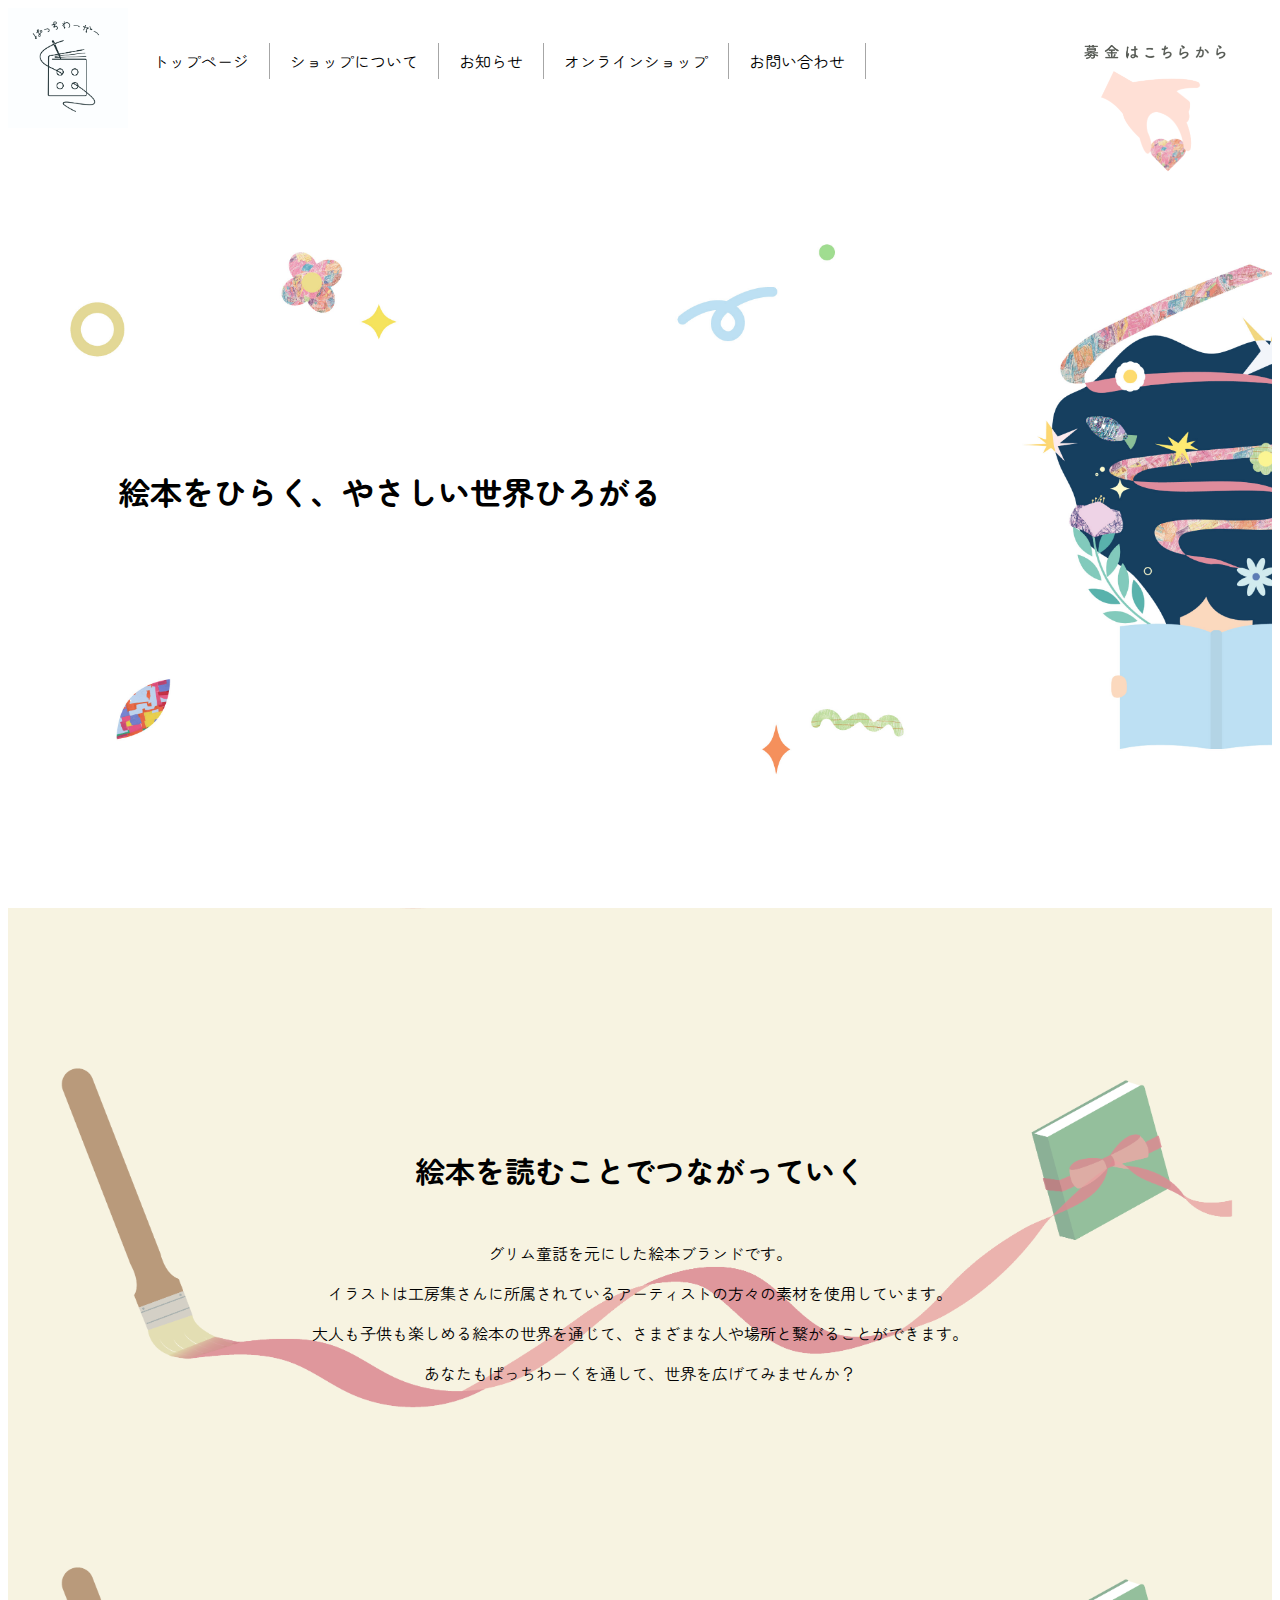
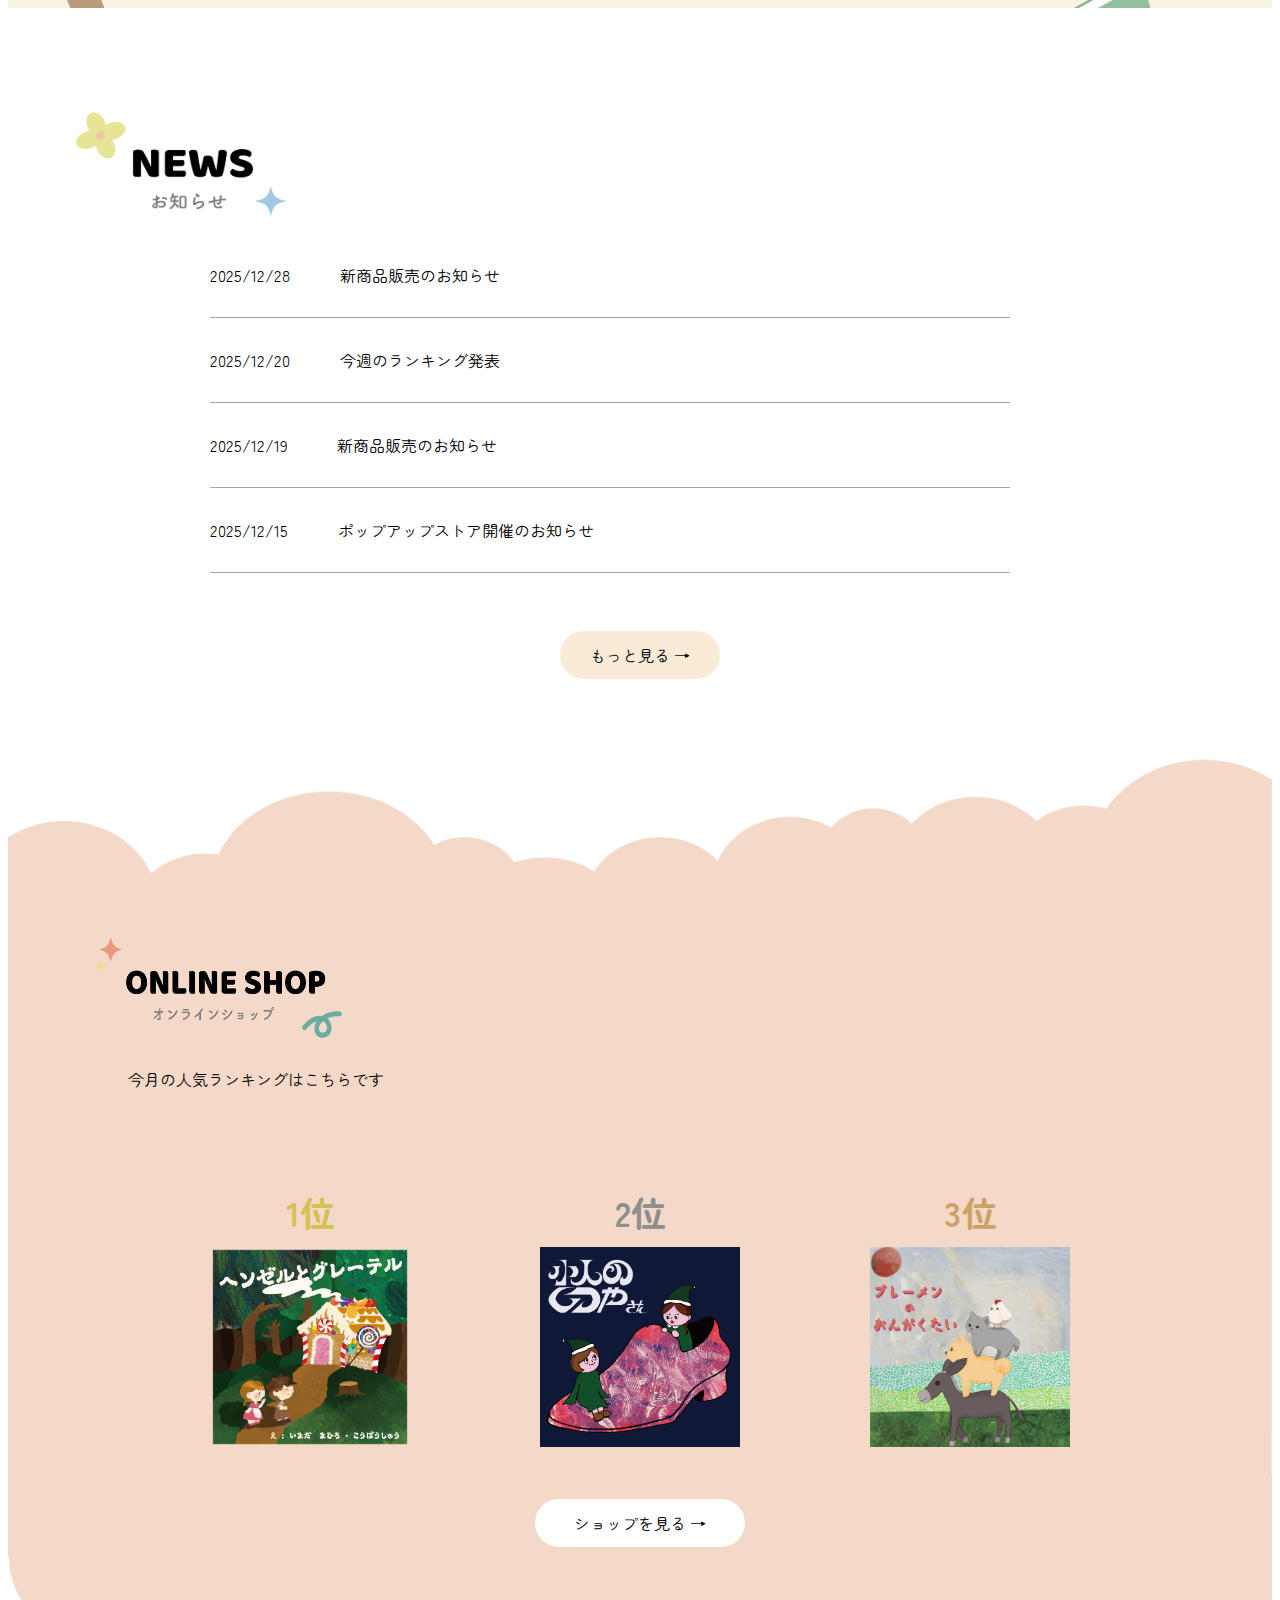
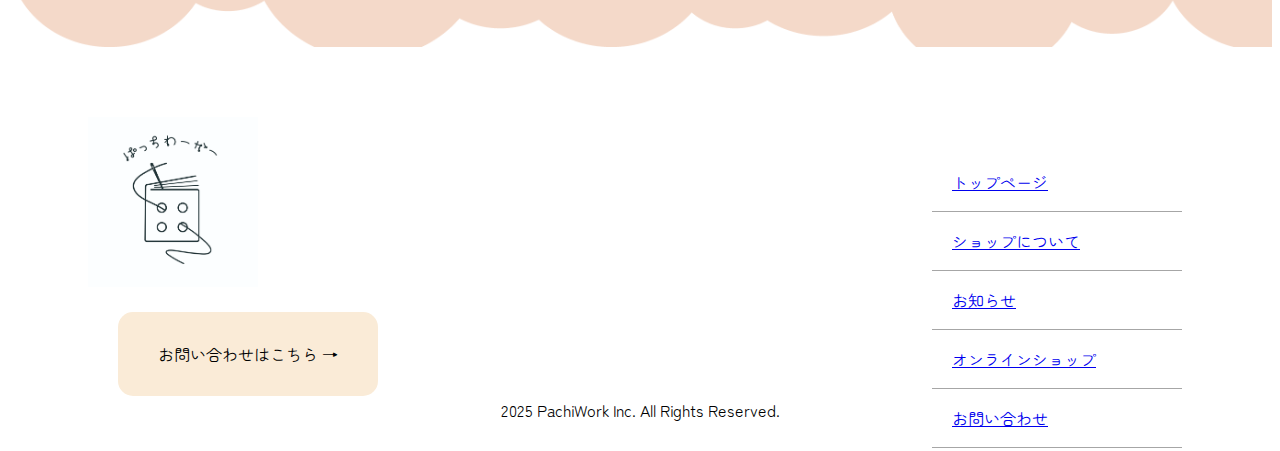
<file: index.html>
<!DOCTYPE html>
<html lang="ja">
    <head>
        <meta charset="UTF-8">
        <meta name="viewport" content="width=device-width, initial-scale=1">
        <link rel=stylesheet href="CSS/main.css">
        <title>ぱっちわーかー</title>
        <link rel="preconnect" href="https://fonts.googleapis.com">
        <link rel="preconnect" href="https://fonts.gstatic.com" crossorigin>
        <link href="https://fonts.googleapis.com/css2?family=Zen+Maru+Gothic:wght@300;400;500;700;900&display=swap" rel="stylesheet">
    </head>


    <body class="body">
    <header class="header">
        <img src="images/logo.jpg" alt="ロゴ" class="logo1">

        <nav class="nav">
            <ul>
                <li><a href="index.html">トップページ</a></li>
                <li><a href="#intro">ショップについて</a></li>
                <li><a href="news.html">お知らせ</a></li>
                <li><a href="shop.html">オンラインショップ</a></li>
                <li><a href="otoiawase.html">お問い合わせ</a></li>
            </ul>
        </nav>

    </header>

        <section class="top">
            <h1>絵本をひらく、やさしい世界ひろがる</h1>
        </section>

        <section id="intro">
            <div class="explain">
            <h2>絵本を読むことでつながっていく</h2>
            <p>グリム童話を元にした絵本ブランドです。<br>
        イラストは工房集さんに所属されているアーティストの方々の素材を使用しています。<br>
        大人も子供も楽しめる絵本の世界を通じて、さまざまな人や場所と繋がることができます。<br>
        あなたもぱっちわーくを通して、世界を広げてみませんか？</p>
            </div>
        </section>

 <!--ニュース記事-->
    <section id="news">
        <img src="images/news-logo.png" alt="ロゴ" class="logo2">
        <ul class="news-list">
            <li class="news-item">
                <a href="news.html" class="news-naiyou">
                    <dl>
                        <dt>2025/12/28</dt>
                        <dd>新商品販売のお知らせ
                        </dd>
                    </dl>
                </a>
            </li>    
             <li class="news-item">
                <a href="news.html" class="news-naiyou">
                    <dl>
                        <dt>2025/12/20</dt>
                        <dd>今週のランキング発表
                        </dd>
                    </dl>
                </a>
            </li> 
            <li class="news-item">
                <a href="news.html" class="news-naiyou">
                    <dl>
                        <dt>2025/12/19</dt>
                        <dd>新商品販売のお知らせ
                        </dd>
                    </dl>
                </a>
            </li> 
            <li class="news-item">
                <a href="./news.html" class="news-naiyou">
                    <dl>
                        <dt>2025/12/15</dt>
                        <dd>ポップアップストア開催のお知らせ
                        </dd>
                    </dl>
                </a>
            </li>  
        </ul>
        <div class="more-btn-wrapper">
        <a href="./news.html" class="more-btn">もっと見る →</a>
        </div>
    </section>

<!--オンラインショップ-->
    <section id="onlineshop">
        <img src="images/shop-logo.png" alt="オンラインショップのロゴ" class="logo3">
        <p>今月の人気ランキングはこちらです</p>
        <div class="ranking">
        <div class="ranking-naiyou">
            <h3 class="namber1">1位</h3>
            <a href="#"><img src="images/hyoushi1.png" alt="表紙イメージ" class="hyoushi-image"></a>  
        </div>
        <div class="ranking-naiyou">
            <h3 class="namber2">2位</h3>
            <a href="#"><img src="images/hyoushi12.png" alt="表紙イメージ" class="hyoushi-image"></a>  
        </div>
        <div class="ranking-naiyou">
            <h3 class="namber3">3位</h3>
            <a href="#"><img src="images/hyoushi3.png" alt="表紙イメージ" class="hyoushi-image"></a>  
        </div>
        </div>

        <div class="more-btn2-wrapper">
            <a href="./shop.html" class="more-btn2">ショップを見る →</a>
        </div>
    </section>

<!--お問い合わせなど-->
    <section class="bottom">
        <div class="bottom-left">
        <img src="images/logo.jpg" alt="ロゴ" class="logo1-bottom">

        <div class="otoiawase">
            <a href="./otoiawase.html" class="otoiawase-naiyou">お問い合わせはこちら →</a>
        </div>
        </div>
        
        <div class="bottom-list">
            <ul>
                <li><a href="index.html">トップページ</a></li>
                <li><a href="#intro">ショップについて</a></li>
                <li><a href="news.html">お知らせ</a></li>
                <li><a href="shop.html">オンラインショップ</a></li>
                <li><a href="otoiawase.html">お問い合わせ</a></li>
            </ul>
        </div>
</section>

<div>
   <a href="./bokin.html"><img src="images/bokin-btn.png" alt="bokin-btn" class="bokin-btn-mainpage"></a>
</div>

<!--フッター--> 
<footer class="footer">
    <p>2025 PachiWork Inc. All Rights Reserved.</p>
</footer>
          
    </body>
</html>
</file>
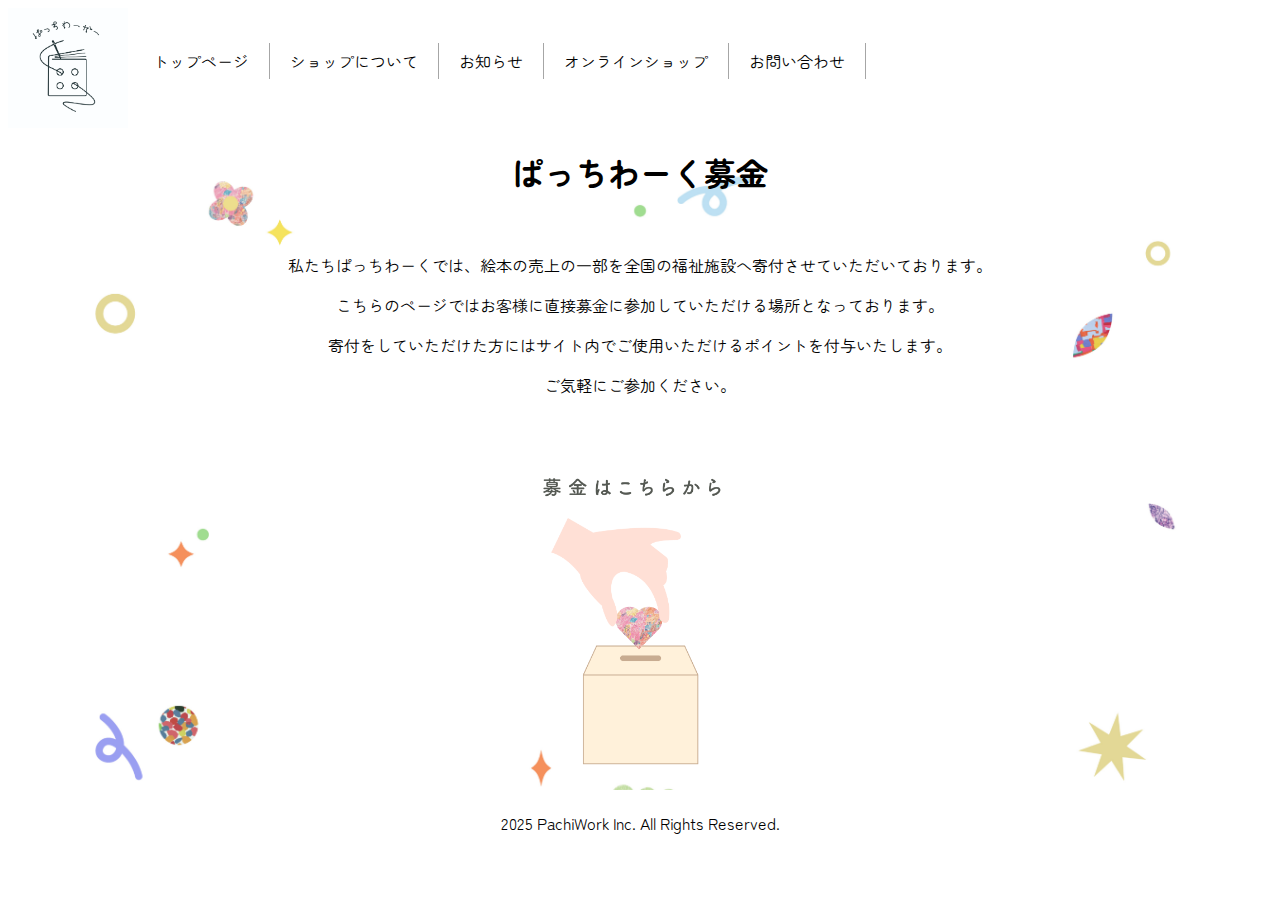
<file: bokin.html>
<!DOCTYPE html>
<html lang="ja">
    <head>
        <meta charset="UTF-8">
        <meta name="viewport" content="width=device-width, initial-scale=1">
        <link rel=stylesheet href="CSS/main.css">
        <link rel=stylesheet href="CSS/bokin.css">
        <title>ぱっちわーかー</title>
        <link rel="preconnect" href="https://fonts.googleapis.com">
        <link rel="preconnect" href="https://fonts.gstatic.com" crossorigin>
        <link href="https://fonts.googleapis.com/css2?family=Zen+Maru+Gothic:wght@300;400;500;700;900&display=swap" rel="stylesheet">
    </head>

    <body class="body">

        <header class="header">
        <img src="images/logo.jpg" alt="ロゴ" class="logo1">

        <nav class="nav">
            <ul>
                <li><a href="index.html">トップページ</a></li>
                <li><a href="#intro">ショップについて</a></li>
                <li><a href="news.html">お知らせ</a></li>
                <li><a href="shop.html">オンラインショップ</a></li>
                <li><a href="otoiawase.html">お問い合わせ</a></li>
            </ul>
        </nav>

    </header>


    <!--募金-->
    <section class="bokin">
        <h1>ぱっちわーく募金</h1>

        <div class="bokin-explain">
        <p>私たちぱっちわーくでは、絵本の売上の一部を全国の福祉施設へ寄付させていただいております。<br>
            こちらのページではお客様に直接募金に参加していただける場所となっております。<br>
            寄付をしていただけた方にはサイト内でご使用いただけるポイントを付与いたします。<br>
            ご気軽にご参加ください。
        </p>
        </div>

        
        <a href="bokin2.html"><img src="images/bokin.png" alt="募金イラスト" class="bokin-btn"></a>
   

    </section>
    <!--フッター--> 
        <footer class="footer">
           <p>2025 PachiWork Inc. All Rights Reserved.</p>
       </footer>
    
    </body>

</html>
</file>
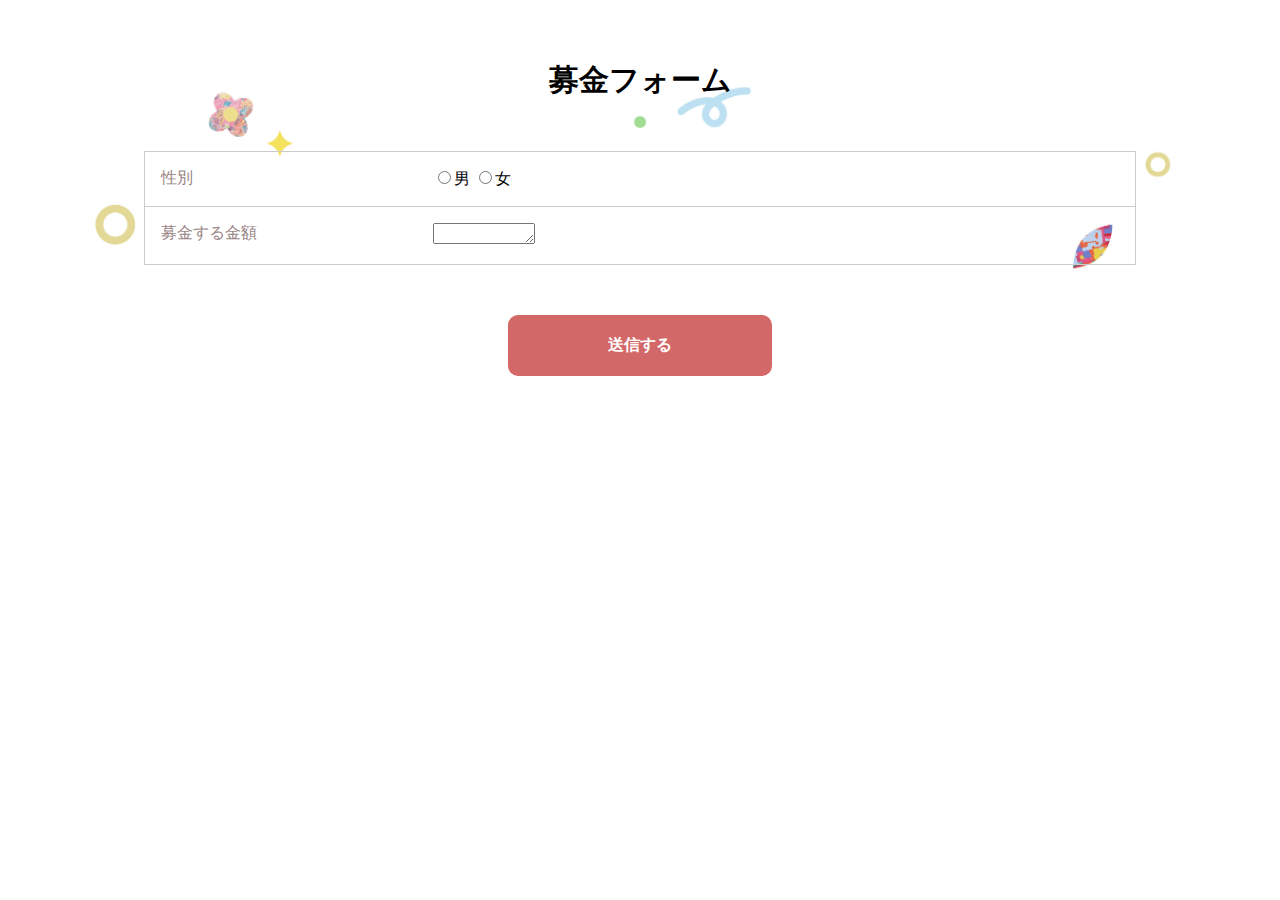
<file: bokin2.html>
<!DOCTYPE html>
<html lang="ja">
    <head>
        <meta charset="UTF-8">
        <meta name="viewport" content="width=device-width, initial-scale=1">
        <link rel=stylesheet href="CSS/main.css">
        <link rel=stylesheet href="CSS/bokin.css">
        <link rel=stylesheet href="CSS/bokin2.css">
        <title>ぱっちわーかー</title>
        <link rel="preconnect" href="https://fonts.googleapis.com">
        <link rel="preconnect" href="https://fonts.gstatic.com" crossorigin>
        <link href="https://fonts.googleapis.com/css2?family=Zen+Maru+Gothic:wght@300;400;500;700;900&display=swap" rel="stylesheet">
    </head>

<boby>
    <section class="question">
        <h1>募金フォーム</h1>
     <form action="program.php" method="post" >
        <dl>    
            <dt>性別</dt>
            <dd>
                <input type="radio" name="gender" value="man">男
                <input type="radio" name="gender" value="woman">女
            </dd>
            
            <dt>募金する金額</dt>
            <dd>
                <textarea name="comment" cols="10" rows="1"></textarea>
            </dd>
        </dl>
        </form>
        <a href="bokin3.html"><p class="submit"><input type="submit" name="submit" value="送信する"></p></a>
    </section>

</boby>
</html>
</file>
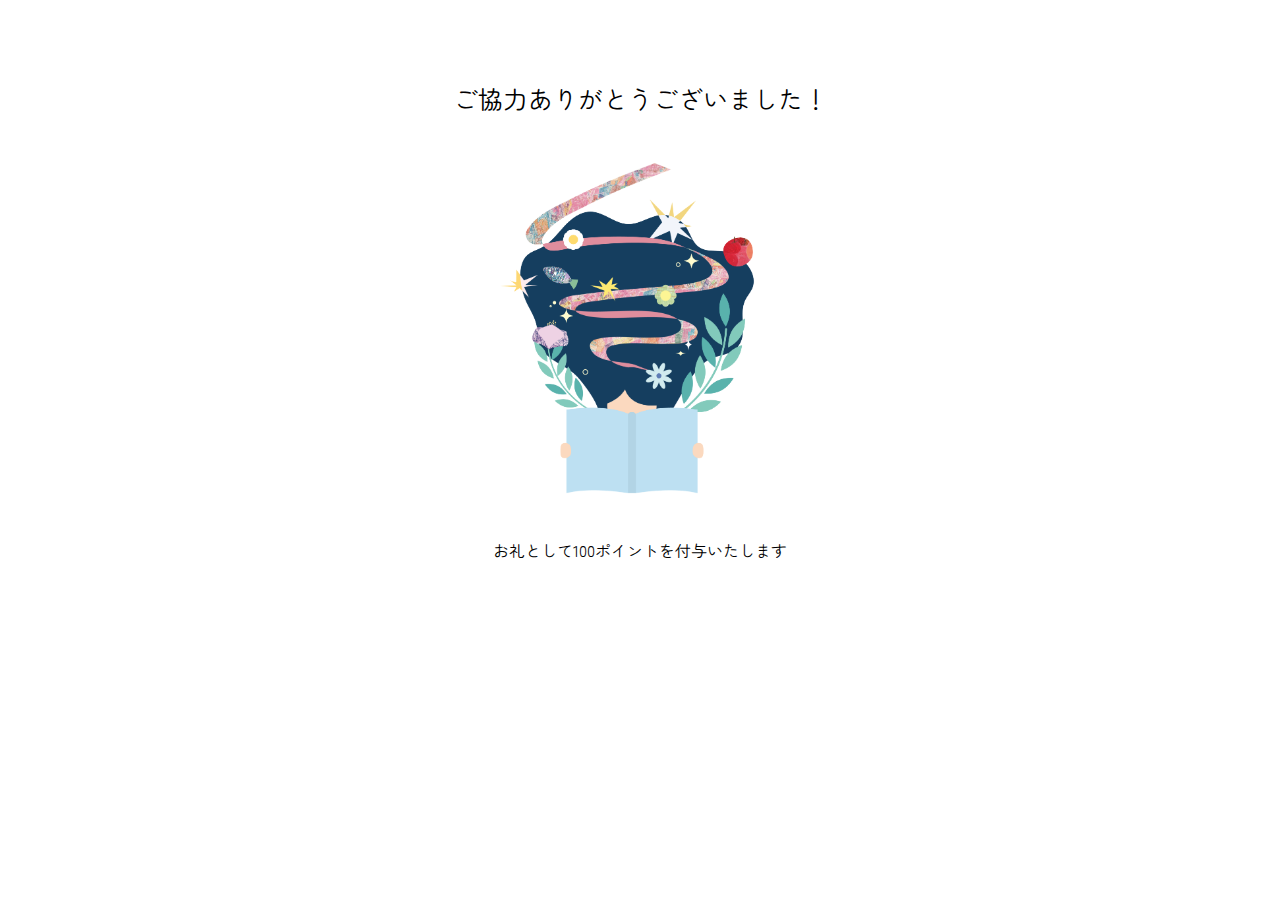
<file: bokin3.html>
<!DOCTYPE html>
<html lang="ja">
    <head>
        <meta charset="UTF-8">
        <meta name="viewport" content="width=device-width, initial-scale=1">
        <link rel=stylesheet href="CSS/main.css">
        <link rel=stylesheet href="CSS/bokin.css">
        <link rel=stylesheet href="CSS/bokin3.css">
        <title>ぱっちわーかー</title>
        <link rel="preconnect" href="https://fonts.googleapis.com">
        <link rel="preconnect" href="https://fonts.gstatic.com" crossorigin>
        <link href="https://fonts.googleapis.com/css2?family=Zen+Maru+Gothic:wght@300;400;500;700;900&display=swap" rel="stylesheet">
    </head>


    <body class="body">
        <div class="thanks">
        <p class="thanks-1">ご協力ありがとうございました！</p>
        <img src="images/main.png" alt="女の子のイラスト" class="thanks-img">
        <P>お礼として100ポイントを付与いたします</P>
        </div>
    </body>

</html>
</file>
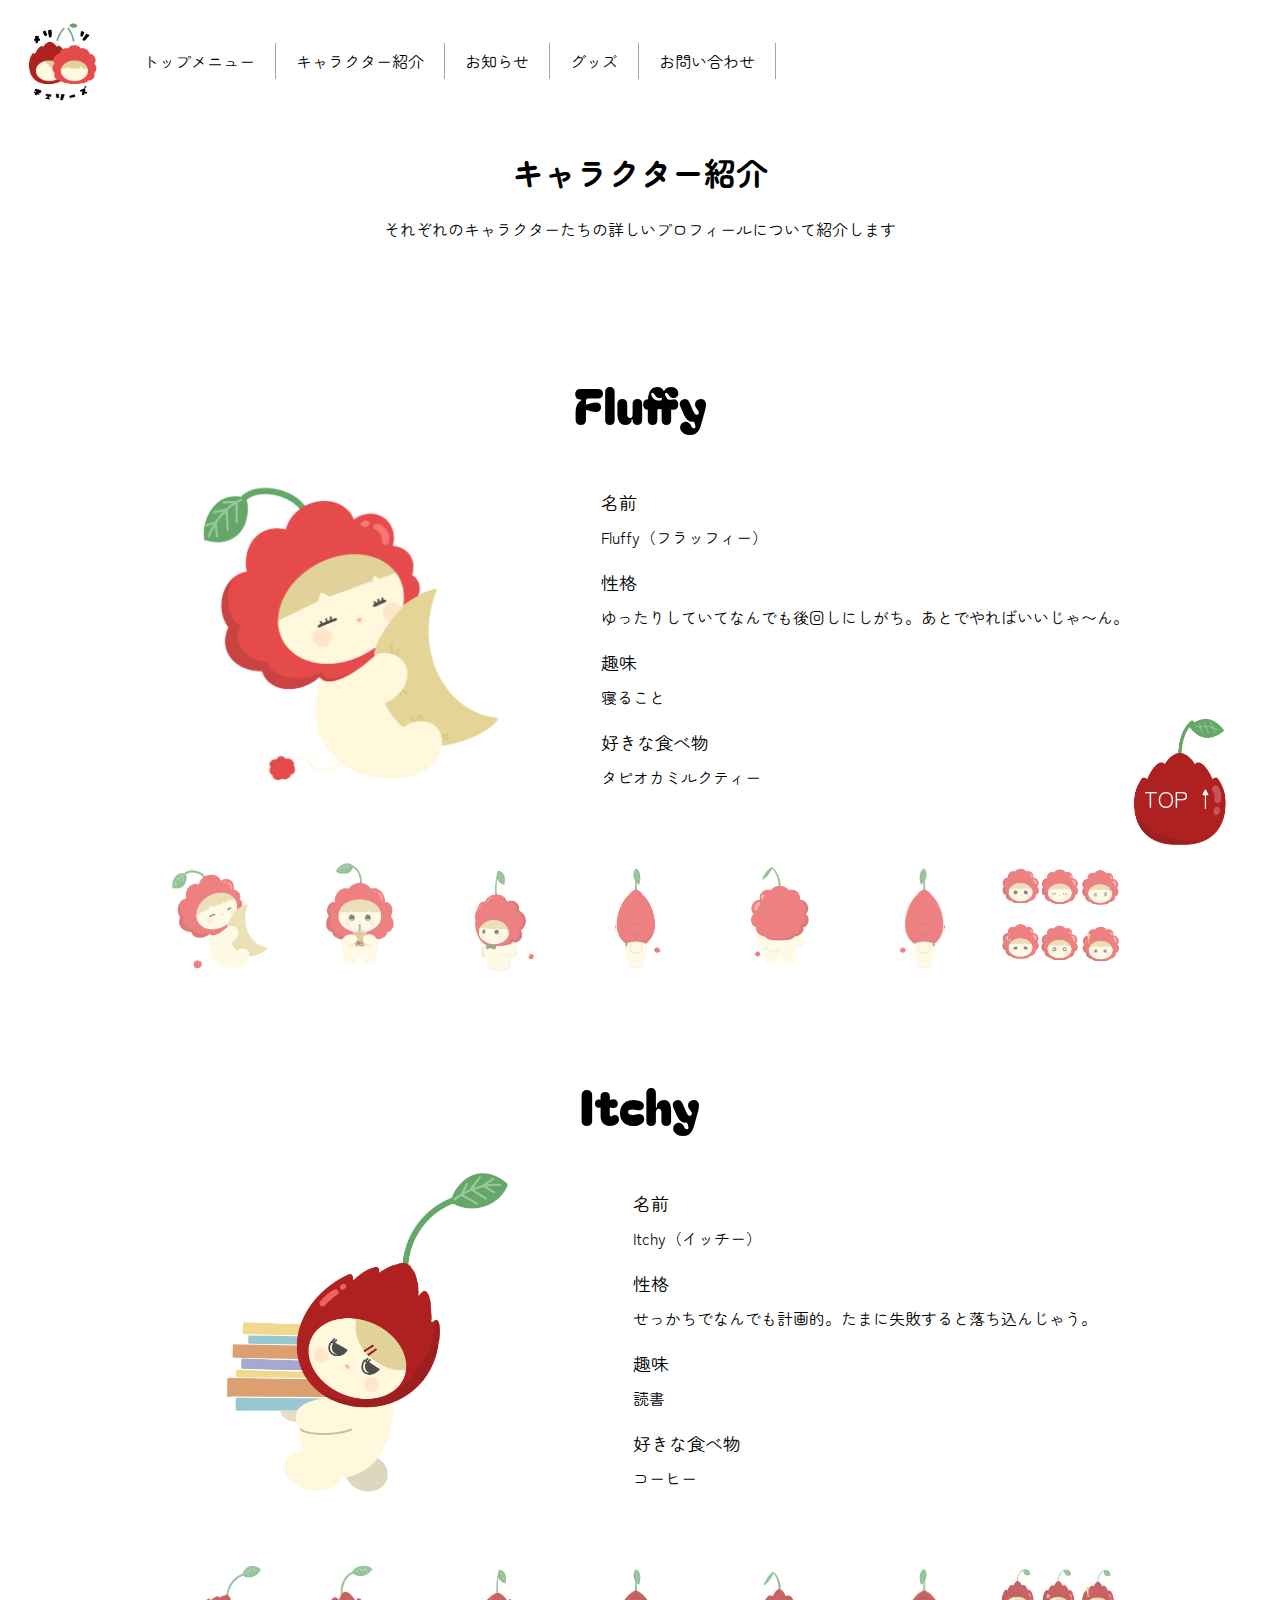
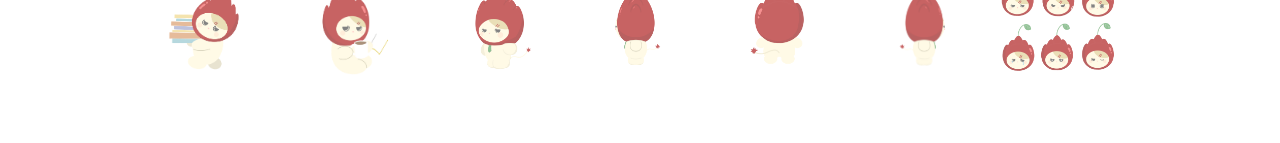
<file: charactor.html>
<!DOCTYPE html>
<html lang="ja">
    <head>
        <meta charset="UTF-8">
        <meta name="viewport" content="width=device-width, initial-scale=1">
        <link rel="stylesheet" href="css/style.css">
        <link rel="stylesheet" href="css/style2.css">
        <link rel="preconnect" href="https://fonts.googleapis.com">
        <link rel="preconnect" href="https://fonts.gstatic.com" crossorigin>
        <link href="https://fonts.googleapis.com/css2?family=Zen+Maru+Gothic:wght@300;400&display=swap" rel="stylesheet">
        <link rel="preconnect" href="https://fonts.googleapis.com">
        <link rel="preconnect" href="https://fonts.gstatic.com" crossorigin>
        <link href="https://fonts.googleapis.com/css2?family=Bagel+Fat+One&family=Zen+Maru+Gothic&display=swap" rel="stylesheet">
        <title>EaCherry</title>
    </head>


    <body class="body">
<!--ヘッダー-->
<header>
    <div class="header">
    <img src="images/logo_color.png" alt="ロゴ" id="logo-main">
    <nav id="nav">
        <ul>
            <li><a href="index.html">トップメニュー</a></li>
            <li><a href="charactor.html">キャラクター紹介</a></li>
            <li><a href="news.html">お知らせ</a></li>
            <li><a href="shop.html">グッズ</a></li>
            <li><a href="otoiawase.html">お問い合わせ</a></li>
        </ul>
    </nav>
    </div>
</header>
    <div class="pagetitle">
        <h1>キャラクター紹介</h1>
        <p>それぞれのキャラクターたちの詳しいプロフィールについて紹介します</p>
    </div>
    <!--個人プロフィール-->
    <section id="charactor-profile">
        <div class="galally">
            <h3>Fluffy</h3>
            <div class="main-image">
                <img src="images/fluffy_main1.png" alt="Fllufyのメイン1" id="charactor-1">
                
                <dl>
                    <div class="profile-list">
                        <dt>名前</dt>
                        <dd>Fluffy（フラッフィー）</dd>
                    </div>
                    <div class="profile-list">
                        <dt>性格</dt>
                        <dd>ゆったりしていてなんでも後回しにしがち。あとでやればいいじゃ〜ん。</dd>
                    </div>
                    <div class="profile-list">
                        <dt>趣味</dt>
                        <dd>寝ること</dd>
                    </div>
                    <div class="profile-list">
                        <dt>好きな食べ物</dt>
                        <dd>タピオカミルクティー</dd>
                    </div>
                </dl>
            </div>

            <div class="charactor-2-all">
                <img src="images/fluffy_main1.png" alt="Fluufyのメイン1" class="charactor-2">
                <img src="images/fluffy_main2.png" alt="Fluufyのメイン2" class="charactor-2">
                <img src="images/fluffy_slant.PNG" alt="Fluufyの斜め" class="charactor-2">
                <img src="images/fluffy_side.PNG" alt="Fluufyの横向き1" class="charactor-2">
                <img src="images/fluffy_back.PNG" alt="Fluufyの後ろ" class="charactor-2">
                <img src="images/fluffy_side2.png" alt="Fluufyの横向き2" class="charactor-2">
                <img src="images/fluffy_face.PNG" alt="Fluufyの表情" class="charactor-2">
            </div>
         </div>

         <div class="galally">
            <h3>Itchy</h3>
            <div class="main-image">
                <img src="images/itchy_main1.png" alt="Itchyのメイン1" id="charactor-1-2">
                
                <dl>
                    <div class="profile-list">
                        <dt>名前</dt>
                        <dd>Itchy（イッチー）</dd>
                    </div>
                    <div class="profile-list">
                        <dt>性格</dt>
                        <dd>せっかちでなんでも計画的。たまに失敗すると落ち込んじゃう。</dd>
                    </div>
                    <div class="profile-list">
                        <dt>趣味</dt>
                        <dd>読書</dd>
                    </div>
                    <div class="profile-list">
                        <dt>好きな食べ物</dt>
                        <dd>コーヒー</dd>
                    </div>
                </dl>
            </div>

            <div class="charactor-2-all">
                <img src="images/itchy_main1.png" alt="Itchyのメイン1" class="charactor-2-2">
                <img src="images/itchy_main2.png" alt="Itchyのメイン2" class="charactor-2-2">
                <img src="images/itchy_slant.PNG" alt="Itchyの斜め" class="charactor-2-2">
                <img src="images/itchy_side.PNG" alt="Itchyの横向き1" class="charactor-2-2">
                <img src="images/itchy_back.PNG" alt="Itchyの後ろ" class="charactor-2-2">
                <img src="images/itchy_side2.png" alt="Itchyの横向き2" class="charactor-2-2">
                <img src="images/itchy_face.PNG" alt="Itchyの表情" class="charactor-2-2">
            </div>

            
         </div>
    </section>



    <div class="topbtn">
        <a href="#top">TOP ↑</a>
    </div>

    </body>


<script src="js/script.js"></script>

</html>
</file>
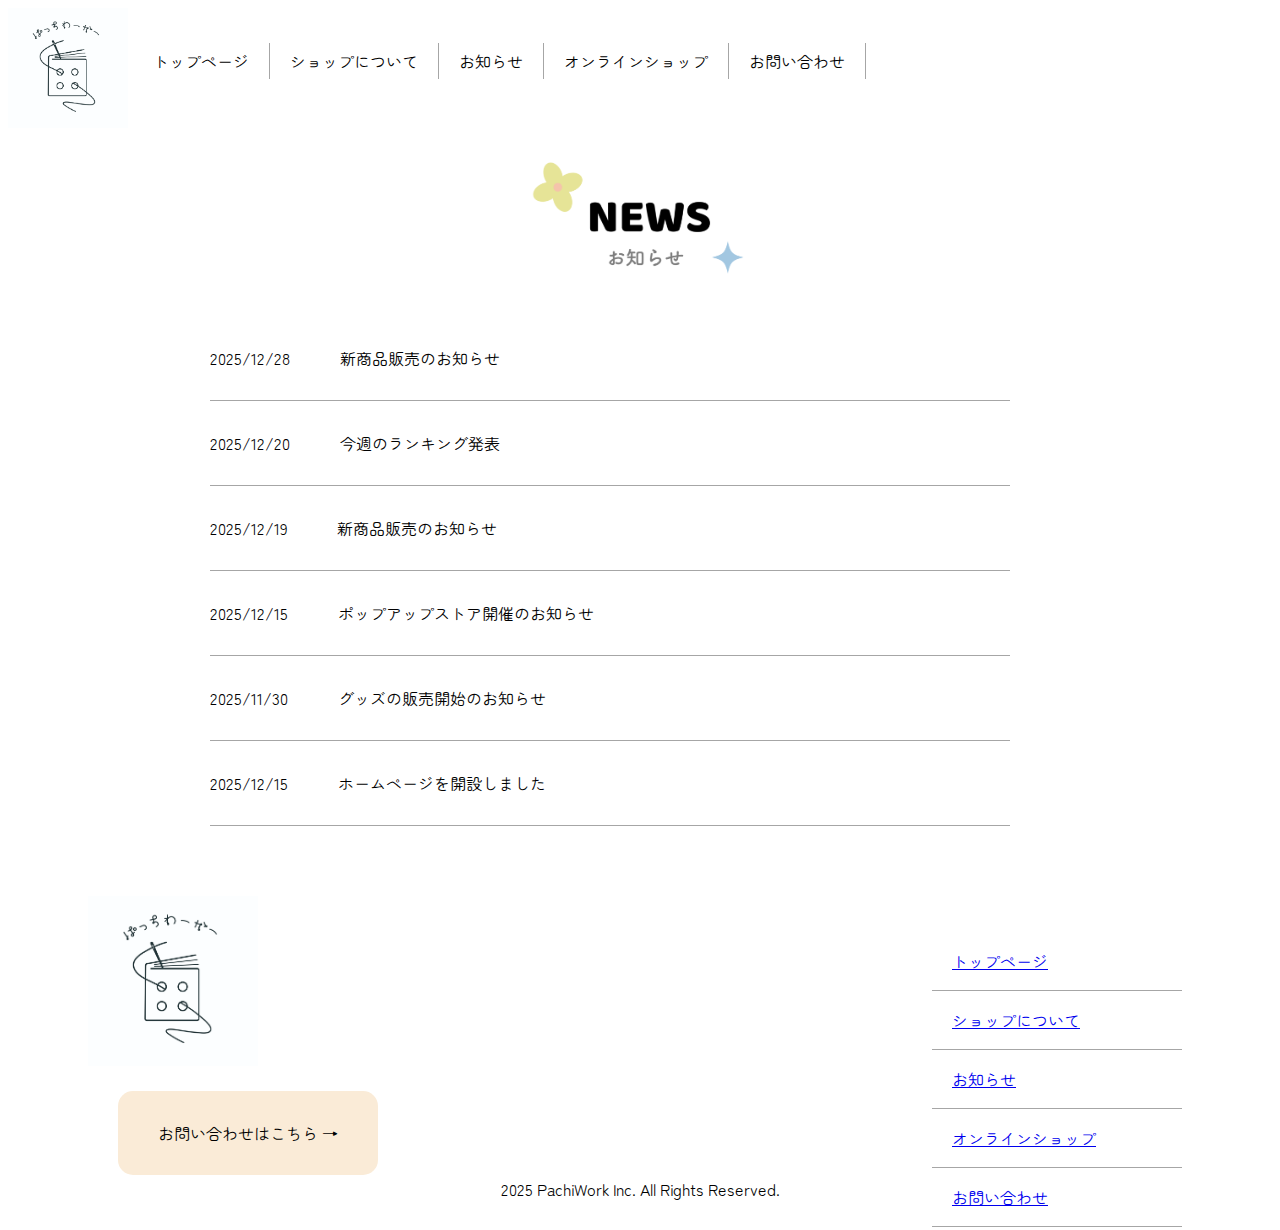
<file: news.html>
<!DOCTYPE html>
<html lang="ja">
    <head>
        <meta charset="UTF-8">
        <meta name="viewport" content="width=device-width, initial-scale=1">
        <link rel=stylesheet href="CSS/main.css">
        <link rel=stylesheet href="CSS/news.css">
        <title>ぱっちわーかー</title>
        <link rel="preconnect" href="https://fonts.googleapis.com">
        <link rel="preconnect" href="https://fonts.gstatic.com" crossorigin>
        <link href="https://fonts.googleapis.com/css2?family=Zen+Maru+Gothic:wght@300;400;500;700;900&display=swap" rel="stylesheet">
    </head>


<body class="body">
    <header class="header">
        <img src="images/logo.jpg" alt="ロゴ" class="logo1">

        <nav class="nav">
            <ul>
                <li><a href="index.html">トップページ</a></li>
                <li><a href="#intro">ショップについて</a></li>
                <li><a href="news.html">お知らせ</a></li>
                <li><a href="shop.html">オンラインショップ</a></li>
                <li><a href="otoiawase.html">お問い合わせ</a></li>
            </ul>
        </nav>

    </header>

    <section>
        <div class="title-news-wrapper">
        <img src="images/news-logo.png" class="title-news">
        </div>
        <ul class="news-list">
            <li class="news-item">
                <a href="#" class="news-naiyou">
                    <dl>
                        <dt>2025/12/28</dt>
                        <dd>新商品販売のお知らせ
                        </dd>
                    </dl>
                </a>
            </li>    
             <li class="news-item">
                <a href="#" class="news-naiyou">
                    <dl>
                        <dt>2025/12/20</dt>
                        <dd>今週のランキング発表
                        </dd>
                    </dl>
                </a>
            </li> 
            <li class="news-item">
                <a href="#" class="news-naiyou">
                    <dl>
                        <dt>2025/12/19</dt>
                        <dd>新商品販売のお知らせ
                        </dd>
                    </dl>
                </a>
            </li> 
            <li class="news-item">
                <a href="#" class="news-naiyou">
                    <dl>
                        <dt>2025/12/15</dt>
                        <dd>ポップアップストア開催のお知らせ
                        </dd>
                    </dl>
                </a>
            </li>  
            <li class="news-item">
                <a href="#" class="news-naiyou">
                    <dl>
                        <dt>2025/11/30</dt>
                        <dd>グッズの販売開始のお知らせ
                        </dd>
                    </dl>
                </a>
            </li>  
            <li class="news-item">
                <a href="#" class="news-naiyou">
                    <dl>
                        <dt>2025/12/15</dt>
                        <dd>ホームページを開設しました
                        </dd>
                    </dl>
                </a>
            </li>  
        </ul>
    </section>



    <!--お問い合わせなど-->
    <section class="bottom">
        <div class="bottom-left">
        <img src="images/logo.jpg" alt="ロゴ" class="logo1-bottom">

        <div class="otoiawase">
            <a href="#" class="otoiawase-naiyou">お問い合わせはこちら →</a>
        </div>
        </div>
        
        <div class="bottom-list">
            <ul>
                <li><a href="index.html">トップページ</a></li>
                <li><a href="#intro">ショップについて</a></li>
                <li><a href="news.html">お知らせ</a></li>
                <li><a href="shop.html">オンラインショップ</a></li>
                <li><a href="otoiawase.html">お問い合わせ</a></li>
            </ul>
        </div>
</section>

<!--フッター--> 
    <footer class="footer">
        <p>2025 PachiWork Inc. All Rights Reserved.</p>
    </footer>


</body>



</html>
</file>
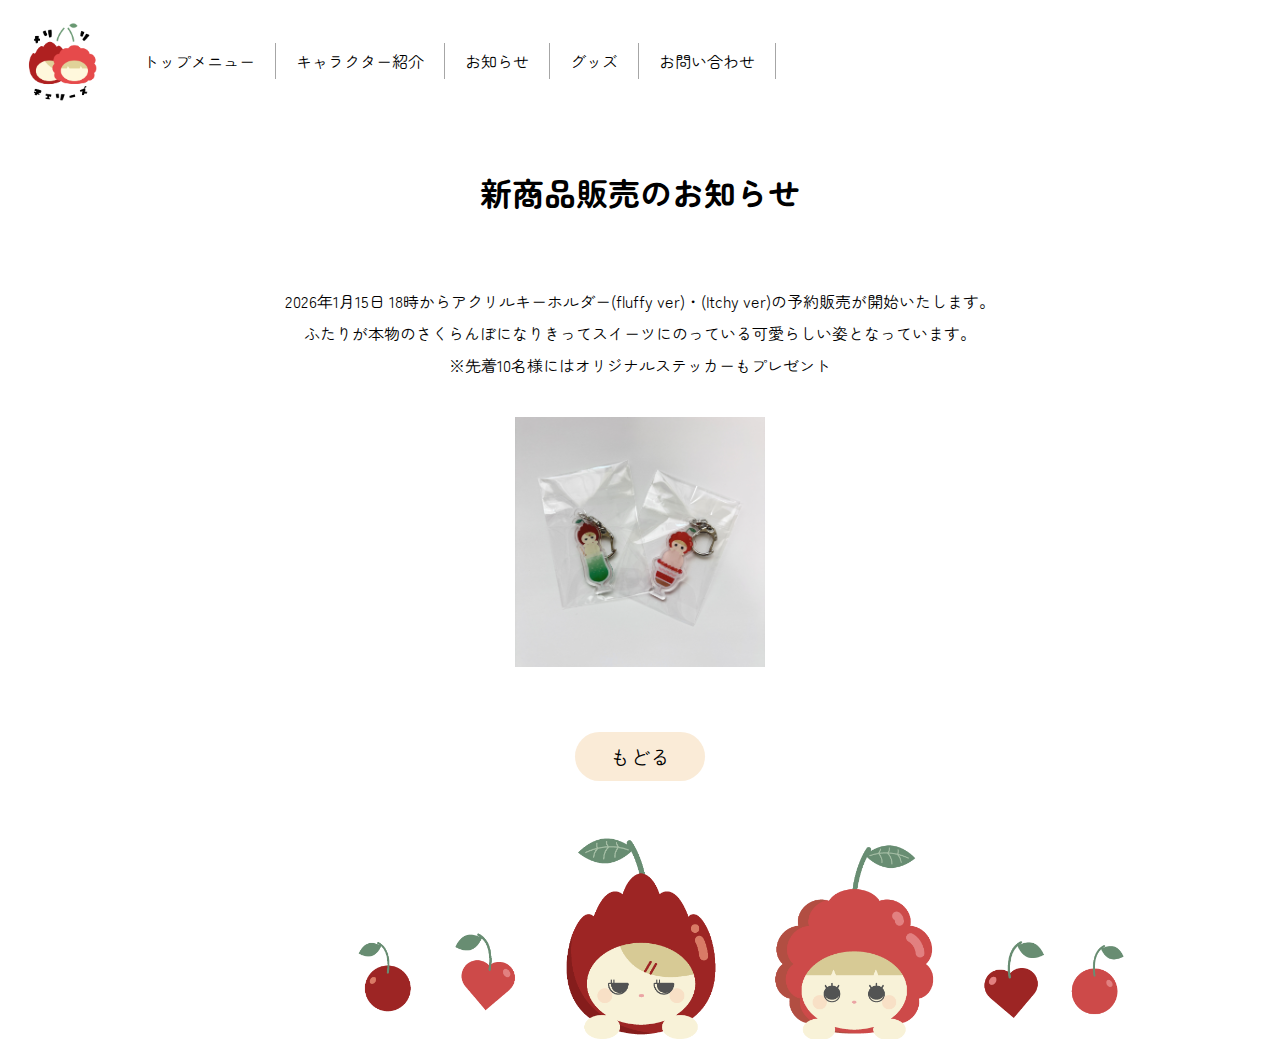
<file: news_1.html>
<!DOCTYPE html>
<html lang="ja">
    <head>
        <meta charset="UTF-8">
        <meta name="viewport" content="width=device-width, initial-scale=1">
        <link rel="stylesheet" href="css/style.css">
        <link rel="stylesheet" href="css/news_all.css">
        <link rel="preconnect" href="https://fonts.googleapis.com">
        <link rel="preconnect" href="https://fonts.gstatic.com" crossorigin>
        <link href="https://fonts.googleapis.com/css2?family=Zen+Maru+Gothic:wght@300;400&display=swap" rel="stylesheet">
        <link rel="preconnect" href="https://fonts.googleapis.com">
        <link rel="preconnect" href="https://fonts.gstatic.com" crossorigin>
        <link href="https://fonts.googleapis.com/css2?family=Bagel+Fat+One&family=Zen+Maru+Gothic&display=swap" rel="stylesheet">
        <title>EaCherry</title>
    </head>

    <body class="body">

<!--ヘッダー-->
<header>
    <div class="header">
    <img src="images/logo_color.png" alt="ロゴ" id="logo-main">
    <nav id="nav">
        <ul>
            <li><a href="index.html">トップメニュー</a></li>
            <li><a href="charactor.html">キャラクター紹介</a></li>
            <li><a href="news.html">お知らせ</a></li>
            <li><a href="shop.html">グッズ</a></li>
            <li><a href="otoiawase.html">お問い合わせ</a></li>
        </ul>
    </nav>
    </div>
</header>

        <section class="news-syousai">
            <h1>新商品販売のお知らせ</h1>
            <p>2026年1月15日 18時からアクリルキーホルダー(fluffy ver)・(Itchy ver)の予約販売が開始いたします。<br>
               ふたりが本物のさくらんぼになりきってスイーツにのっている可愛らしい姿となっています。<br>
               ※先着10名様にはオリジナルステッカーもプレゼント
            </p>

            <img src="images/keyholder-all.jpg" alt="キーホルダー" class="news_pic">

            <div class="back-btn-wrapper">
                <a href="/news.html" class="back-btn">もどる</a>
            </div>
        </section>
    </body>

</html>
</file>
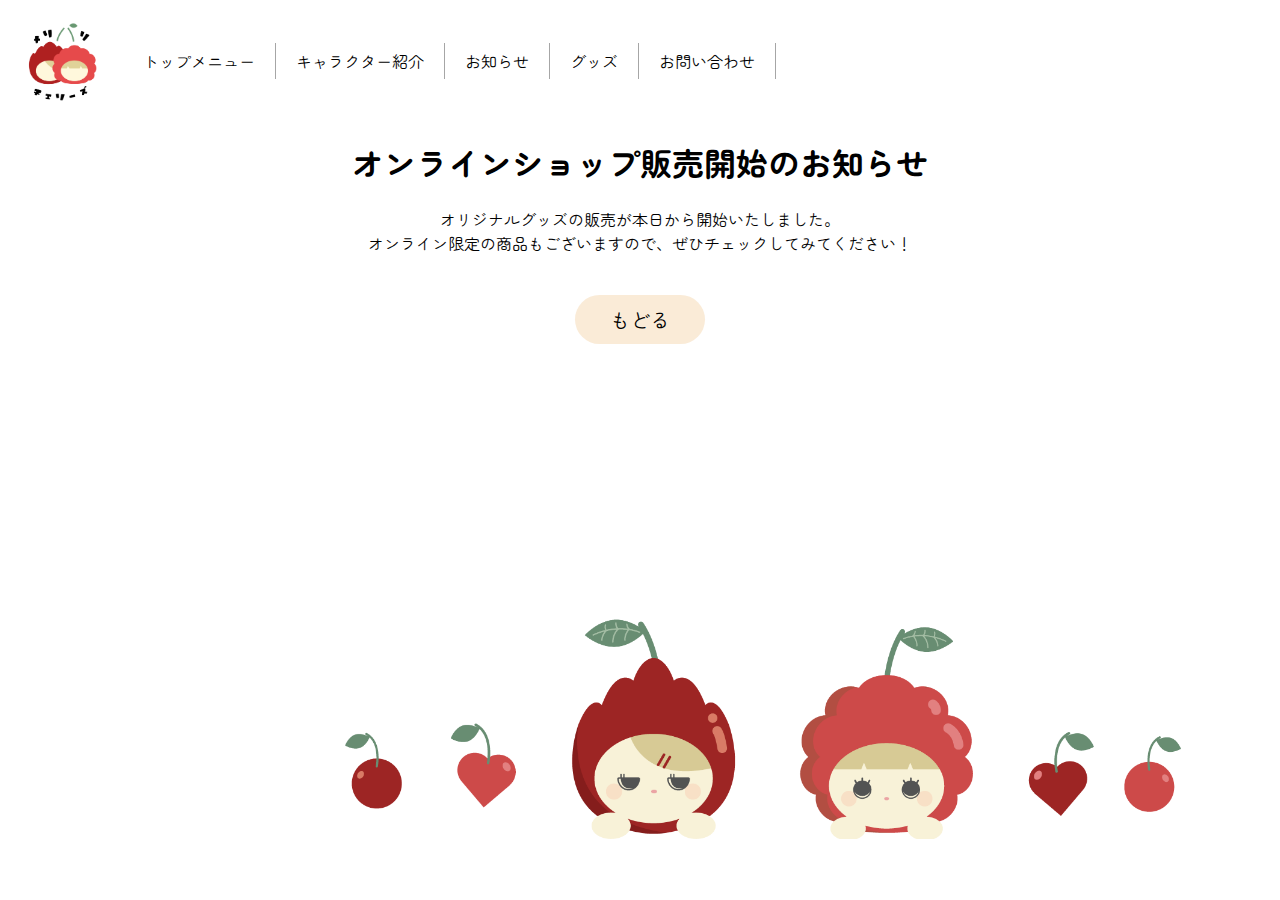
<file: news_2.html>
<!DOCTYPE html>
<html lang="ja">
    <head>
        <meta charset="UTF-8">
        <meta name="viewport" content="width=device-width, initial-scale=1">
        <link rel="stylesheet" href="css/style.css">
        <link rel="stylesheet" href="css/news_all.css">
        <link rel="preconnect" href="https://fonts.googleapis.com">
        <link rel="preconnect" href="https://fonts.gstatic.com" crossorigin>
        <link href="https://fonts.googleapis.com/css2?family=Zen+Maru+Gothic:wght@300;400&display=swap" rel="stylesheet">
        <link rel="preconnect" href="https://fonts.googleapis.com">
        <link rel="preconnect" href="https://fonts.gstatic.com" crossorigin>
        <link href="https://fonts.googleapis.com/css2?family=Bagel+Fat+One&family=Zen+Maru+Gothic&display=swap" rel="stylesheet">
        <title>EaCherry</title>
    </head>

    <body class="body">

<!--ヘッダー-->
<header>
    <div class="header">
    <img src="images/logo_color.png" alt="ロゴ" id="logo-main">
    <nav id="nav">
        <ul>
            <li><a href="index.html">トップメニュー</a></li>
            <li><a href="charactor.html">キャラクター紹介</a></li>
            <li><a href="news.html">お知らせ</a></li>
            <li><a href="shop.html">グッズ</a></li>
            <li><a href="otoiawase.html">お問い合わせ</a></li>
        </ul>
    </nav>
    </div>
</header>

        <section class="news-syousai2">
            <h1>オンラインショップ販売開始のお知らせ</h1>
            <p>オリジナルグッズの販売が本日から開始いたしました。<br>
                オンライン限定の商品もございますので、ぜひチェックしてみてください！<br>
            </p>
            <div class="back-btn-wrapper">
                <a href="/news.html" class="back-btn">もどる</a>
            </div>
        </section>
    </body>

</html>
</file>
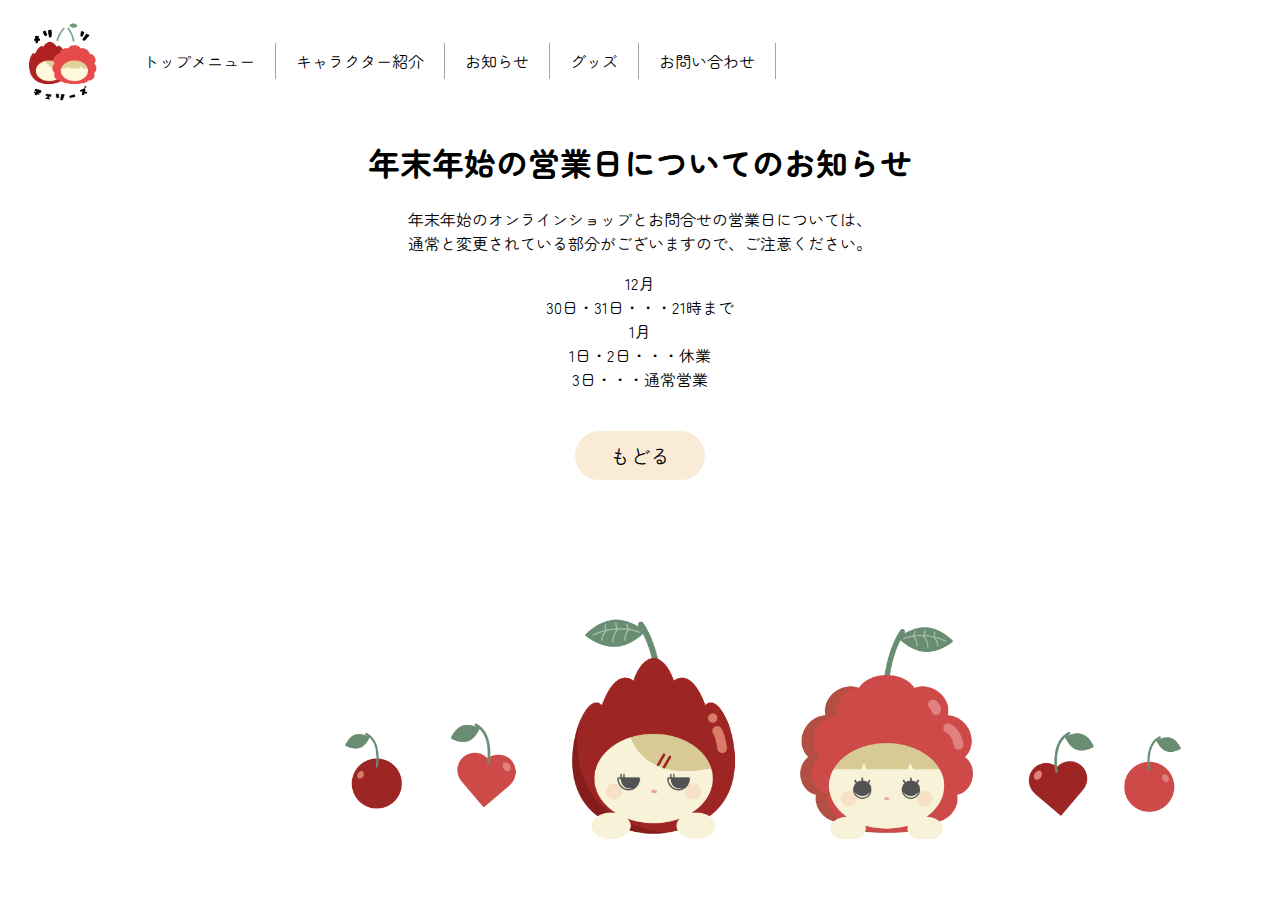
<file: news_3.html>
<!DOCTYPE html>
<html lang="ja">
    <head>
        <meta charset="UTF-8">
        <meta name="viewport" content="width=device-width, initial-scale=1">
        <link rel="stylesheet" href="css/style.css">
        <link rel="stylesheet" href="css/news_all.css">
        <link rel="preconnect" href="https://fonts.googleapis.com">
        <link rel="preconnect" href="https://fonts.gstatic.com" crossorigin>
        <link href="https://fonts.googleapis.com/css2?family=Zen+Maru+Gothic:wght@300;400&display=swap" rel="stylesheet">
        <link rel="preconnect" href="https://fonts.googleapis.com">
        <link rel="preconnect" href="https://fonts.gstatic.com" crossorigin>
        <link href="https://fonts.googleapis.com/css2?family=Bagel+Fat+One&family=Zen+Maru+Gothic&display=swap" rel="stylesheet">
        <title>EaCherry</title>
    </head>

    <body class="body">

<!--ヘッダー-->
<header>
    <div class="header">
    <img src="images/logo_color.png" alt="ロゴ" id="logo-main">
    <nav id="nav">
        <ul>
            <li><a href="index.html">トップメニュー</a></li>
            <li><a href="charactor.html">キャラクター紹介</a></li>
            <li><a href="news.html">お知らせ</a></li>
            <li><a href="shop.html">グッズ</a></li>
            <li><a href="otoiawase.html">お問い合わせ</a></li>
        </ul>
    </nav>
    </div>
</header>

        <section class="news-syousai2">
            <h1>年末年始の営業日についてのお知らせ</h1>
            <p>年末年始のオンラインショップとお問合せの営業日については、<br>
                通常と変更されている部分がございますので、ご注意ください。<br>
            </p>
            <p>
               12月<br>
               30日・31日・・・21時まで<br>
               1月<br>
               1日・2日・・・休業<br>
               3日・・・通常営業
            </p>
            <div class="back-btn-wrapper">
                <a href="/news.html" class="back-btn">もどる</a>
            </div>
        </section>
    </body>

</html>
</file>
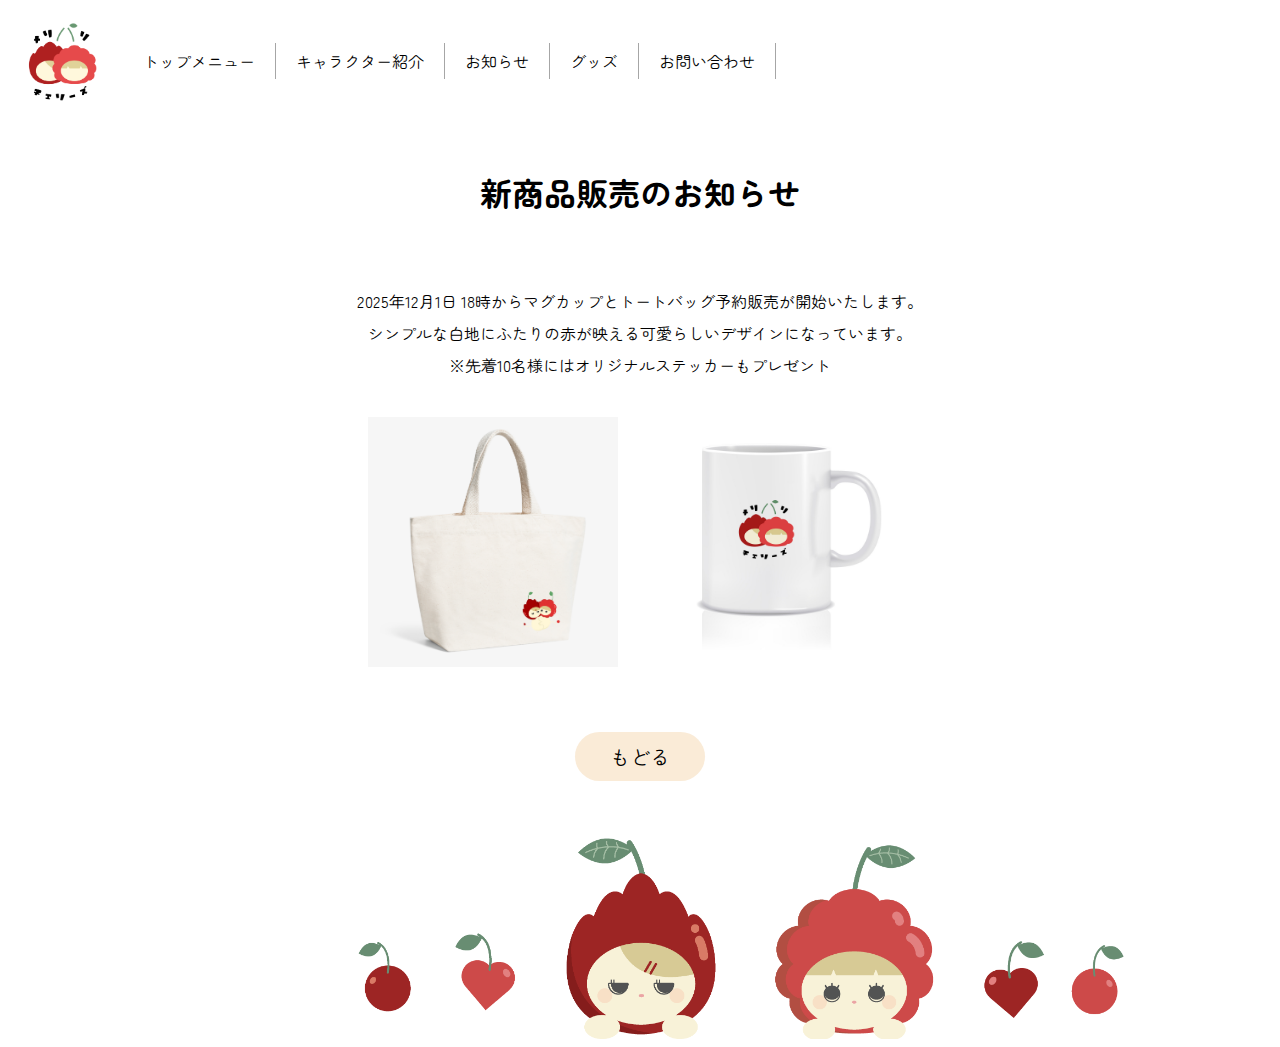
<file: news_4.html>
<!DOCTYPE html>
<html lang="ja">
    <head>
        <meta charset="UTF-8">
        <meta name="viewport" content="width=device-width, initial-scale=1">
        <link rel="stylesheet" href="css/style.css">
        <link rel="stylesheet" href="css/news_all.css">
        <link rel="preconnect" href="https://fonts.googleapis.com">
        <link rel="preconnect" href="https://fonts.gstatic.com" crossorigin>
        <link href="https://fonts.googleapis.com/css2?family=Zen+Maru+Gothic:wght@300;400&display=swap" rel="stylesheet">
        <link rel="preconnect" href="https://fonts.googleapis.com">
        <link rel="preconnect" href="https://fonts.gstatic.com" crossorigin>
        <link href="https://fonts.googleapis.com/css2?family=Bagel+Fat+One&family=Zen+Maru+Gothic&display=swap" rel="stylesheet">
        <title>EaCherry</title>
    </head>

    <body class="body">

<!--ヘッダー-->
<header>
    <div class="header">
    <img src="images/logo_color.png" alt="ロゴ" id="logo-main">
    <nav id="nav">
        <ul>
            <li><a href="index.html">トップメニュー</a></li>
            <li><a href="charactor.html">キャラクター紹介</a></li>
            <li><a href="news.html">お知らせ</a></li>
            <li><a href="shop.html">グッズ</a></li>
            <li><a href="otoiawase.html">お問い合わせ</a></li>
        </ul>
    </nav>
    </div>
</header>

        <section class="news-syousai">
            <h1>新商品販売のお知らせ</h1>
            <p>2025年12月1日 18時からマグカップとトートバッグ予約販売が開始いたします。<br>
               シンプルな白地にふたりの赤が映える可愛らしいデザインになっています。<br>
               ※先着10名様にはオリジナルステッカーもプレゼント
            </p>

            <img src="images/bag.jpg" alt="バッグ" class="news_pic">
            <img src="images/mag.jpg" alt="マグカップ" class="news_pic">

            <div class="back-btn-wrapper">
                <a href="/news.html" class="back-btn">もどる</a>
            </div>
        </section>
    </body>

</html>
</file>
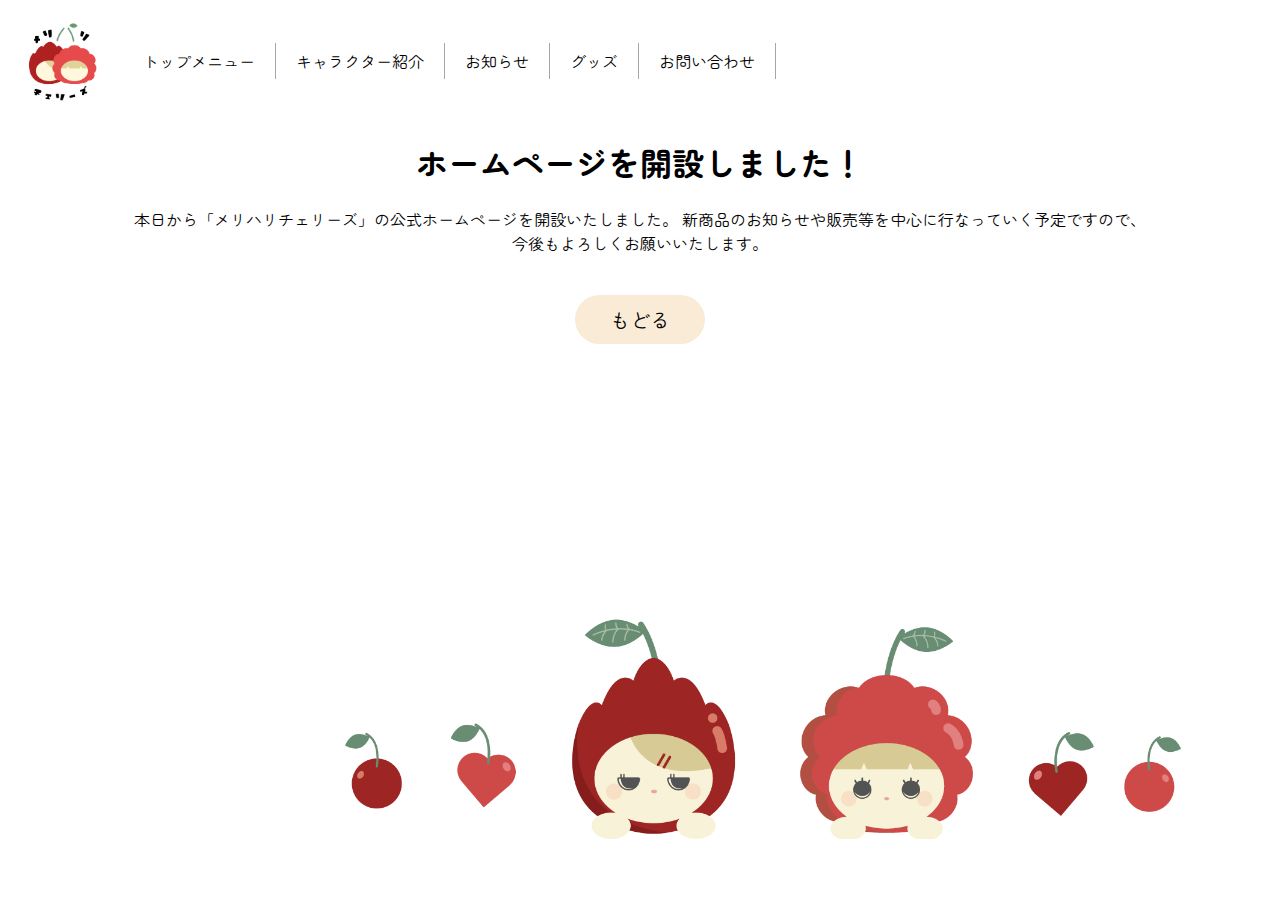
<file: news_5.html>
<!DOCTYPE html>
<html lang="ja">
    <head>
        <meta charset="UTF-8">
        <meta name="viewport" content="width=device-width, initial-scale=1">
        <link rel="stylesheet" href="css/style.css">
        <link rel="stylesheet" href="css/news_all.css">
        <link rel="preconnect" href="https://fonts.googleapis.com">
        <link rel="preconnect" href="https://fonts.gstatic.com" crossorigin>
        <link href="https://fonts.googleapis.com/css2?family=Zen+Maru+Gothic:wght@300;400&display=swap" rel="stylesheet">
        <link rel="preconnect" href="https://fonts.googleapis.com">
        <link rel="preconnect" href="https://fonts.gstatic.com" crossorigin>
        <link href="https://fonts.googleapis.com/css2?family=Bagel+Fat+One&family=Zen+Maru+Gothic&display=swap" rel="stylesheet">
        <title>EaCherry</title>
    </head>

    <body class="body">

<!--ヘッダー-->
<header>
    <div class="header">
    <img src="images/logo_color.png" alt="ロゴ" id="logo-main">
    <nav id="nav">
        <ul>
            <li><a href="index.html">トップメニュー</a></li>
            <li><a href="charactor.html">キャラクター紹介</a></li>
            <li><a href="news.html">お知らせ</a></li>
            <li><a href="shop.html">グッズ</a></li>
            <li><a href="otoiawase.html">お問い合わせ</a></li>
        </ul>
    </nav>
    </div>
</header>

        <section class="news-syousai2">
            <h1>ホームページを開設しました！</h1>
            <p>本日から「メリハリチェリーズ」の公式ホームページを開設いたしました。
                新商品のお知らせや販売等を中心に行なっていく予定ですので、<br>
                今後もよろしくお願いいたします。
            </p>
            <div class="back-btn-wrapper">
                <a href="/news.html" class="back-btn">もどる</a>
            </div>
        </section>
    </body>

</html>
</file>
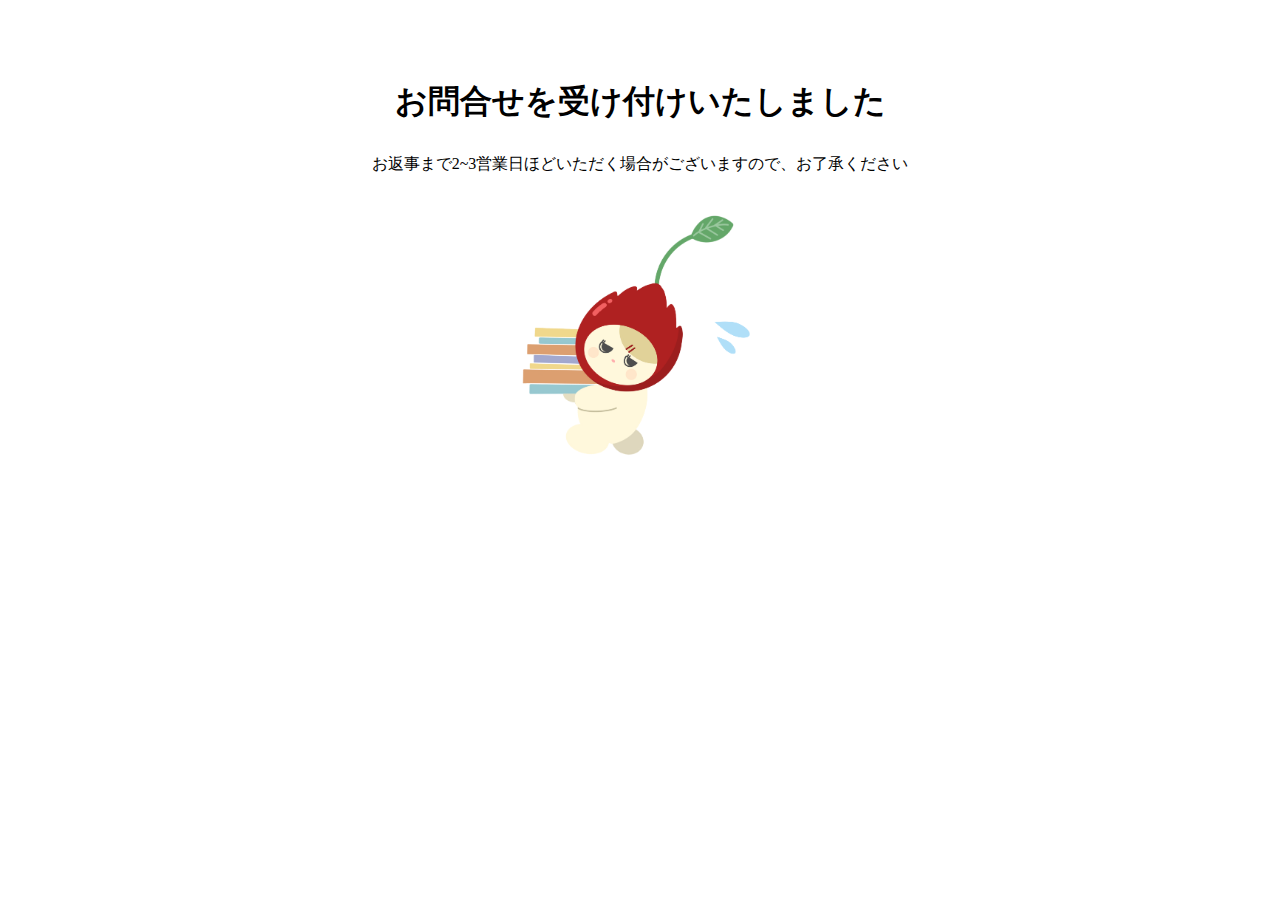
<file: otoiawase-2.html>
<!DOCTYPE html>
<html lang="ja">
    <head>
        <meta charset="UTF-8">
        <meta name="viewport" content="width=device-width, initial-scale=1">
        <link rel="stylesheet" href="css/style.css">
        <link rel="stylesheet" href="css/otoiawase-2.css">
        <link rel="preconnect" href="https://fonts.googleapis.com">
        <link rel="preconnect" href="https://fonts.gstatic.com" crossorigin>
        <link href="https://fonts.googleapis.com/css2?family=Zen+Maru+Gothic:wght@300;400&display=swap" rel="stylesheet">
        <link rel="preconnect" href="https://fonts.googleapis.com">
        <link rel="preconnect" href="https://fonts.gstatic.com" crossorigin>
        <link href="https://fonts.googleapis.com/css2?family=Bagel+Fat+One&family=Zen+Maru+Gothic&display=swap" rel="stylesheet">
        <title>EaCherry</title>
    </head>

    <body>
        <div class="uketuke">
            <h1>お問合せを受け付けいたしました</h1>
            <p>お返事まで2~3営業日ほどいただく場合がございますので、お了承ください</p>
            <img src="images/itchy_uketuke.png" alt="受付したイラスト" class="uketuke-img" >
            
        </div>
    </body>
</html>
</file>
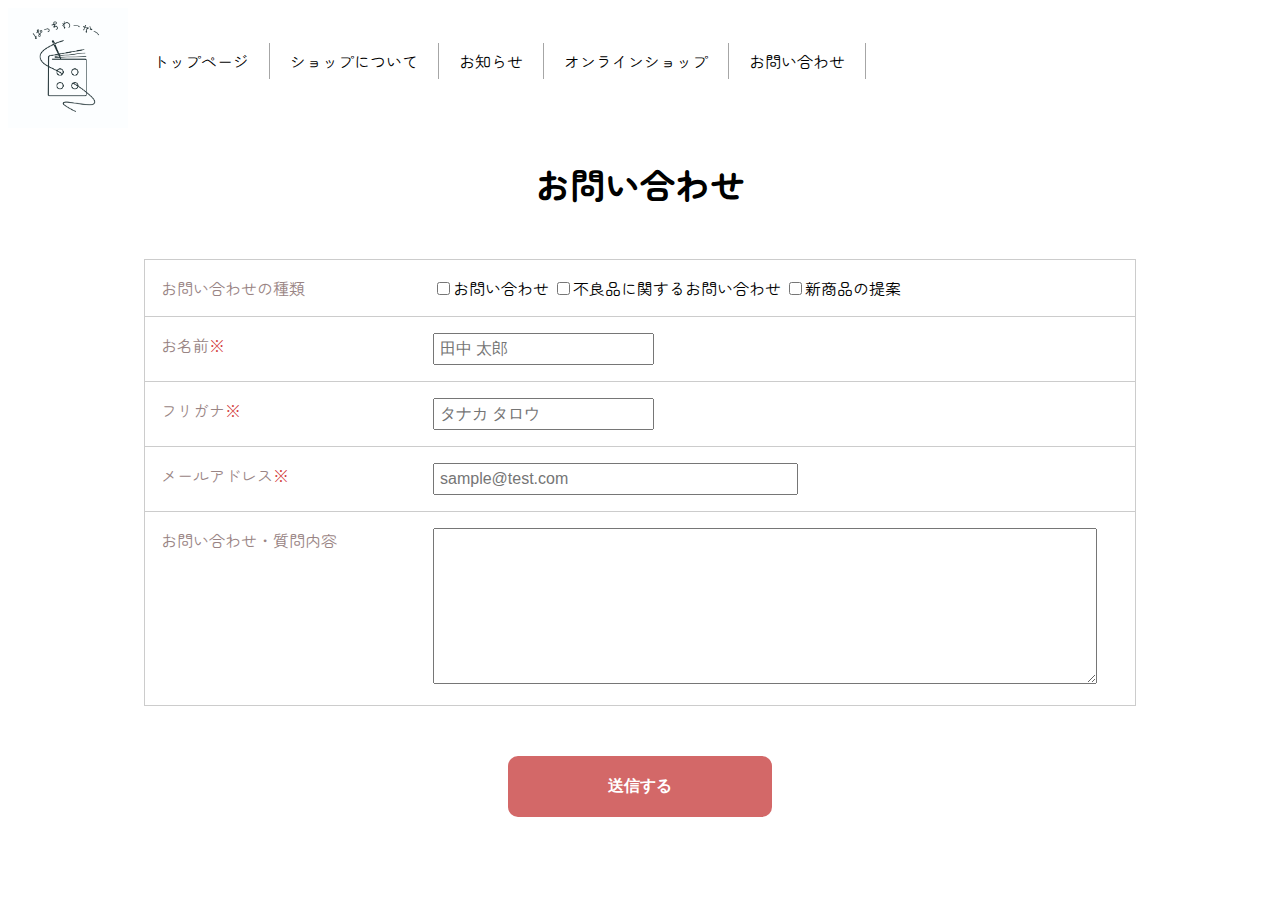
<file: otoiawase.html>
<!DOCTYPE html>
<html lang="ja">
    <head>
        <meta charset="UTF-8">
        <meta name="viewport" content="width=device-width, initial-scale=1">
        <link rel=stylesheet href="CSS/main.css">
        <link rel=stylesheet href="CSS/otoiawase.css">
        <title>ぱっちわーかー</title>
        <link rel="preconnect" href="https://fonts.googleapis.com">
        <link rel="preconnect" href="https://fonts.gstatic.com" crossorigin>
        <link href="https://fonts.googleapis.com/css2?family=Zen+Maru+Gothic:wght@300;400;500;700;900&display=swap" rel="stylesheet">
    </head>


    <body class="body">
    <header class="header">
        <img src="images/logo.jpg" alt="ロゴ" class="logo1">

        <nav class="nav">
            <ul>
                <li><a href="index.html">トップページ</a></li>
                <li><a href="#intro">ショップについて</a></li>
                <li><a href="news.html">お知らせ</a></li>
                <li><a href="shop.html">オンラインショップ</a></li>
                <li><a href="otoiawase.html">お問い合わせ</a></li>
            </ul>
        </nav>

    </header>

    <section class="question">
    <h1>お問い合わせ</h1>

        <form action="program.php" method="post">
        <dl>    
            <dt>お問い合わせの種類</dt>
            <dd>
                <label><input type="checkbox" name="category" value="お問い合わせ">お問い合わせ</label>
                <label><input type="checkbox" name="category" value="不良品に関するお問い合わせ">不良品に関するお問い合わせ</label>
                <label><input type="checkbox" name="category" value="新商品の提案">新商品の提案</label>
            </dd>
            
            <dt>お名前<span class="must">※</span></dt>
            <dd>
                <input type="text" name="name" required placeholder="田中 太郎">
            </dd>

            <dt>フリガナ<span class="must">※</span></dt>
            <dd>
                <input type="text" name="kana" required placeholder="タナカ タロウ">
            </dd>

            <dt>メールアドレス<span class="must">※</span></dt>
            <dd>
                <input type="email" required placeholder="sample@test.com">
            </dd>
            
            <dt>お問い合わせ・質問内容</dt>
            <dd>
                <textarea name="comment" cols="80" rows="10"></textarea>
            </dd>
        </dl>
        </form>
        <p class="submit"><input type="submit" name="submit" value="送信する"></p>
    </section>

    </body>

</html>
</file>
<file: CSS/main.css>
@charset "UTF-8" ;
/*全体設定*/
.body {
    font-family: Zen Maru Gothic;
}


/*ヘッダー*/
.header {
    display: flex;
    justify-content: flex-start;
}

.logo1 {
    width: 120px;
    height: 120px;
}

.nav ul {
    display: flex;
    list-style-type: none;
    margin: 0px;
    padding: 35px 5px;
    display: flex;
}

.nav ul li {
    display: block;
    padding: 6px 20px;
    border-right: 1px solid #a6a6a6;
}

.nav ul li a {
    text-decoration: none;
    color: black;
}

.nav ul li a:hover {
    color: #ffcece;
}

/*トップ画面*/
.top {
    background-image: url(../images/haikei1.jpg);
    background-size: cover;
    width: auto;
    height: 600px;
    margin: 80px 0px;
}

.top h1 {
    padding: 260px 110px;
}

/*ブランド紹介*/
#intro {
    display: flex;
    justify-content: center;
    height: 700px;
    width: 100%;
    margin: 100px 0px;
    background-image: url(../images/bookandpen.png);
    background-size: contain;
    background-position: center;
    background-color: rgb(247, 243, 225);
}

#intro h2 {
    font-size: 30px;
}

.explain {
    margin: 200px 0px;
    text-align: center;
    line-height: 2.5;
}


/*お知らせ*/
#news {
    margin: 80px 0px;
}

.logo2 {
    width: 250px;
    height: 120px;
    margin: 0px 50px;
}

.news-list {
    list-style: none;
    display: block;
    margin: 0 auto;
    width: 900px;
}

.news-list li {
    width: 800px;
    padding-bottom: 30px;
    padding-top: 30px;
    border-bottom: #a6a6a6 1px solid; 
}

.news-list dt {
    float: left;
    clear: left;
    margin-right: 10px;
}

.news-list dl {
    display: flex;
    justify-content: flex-start;
}

.news-naiyou {
    text-decoration: none;
    color: black;
}

.news-naiyou:hover {
    color: #ffcece;
}


.more-btn {
    padding: 12px 30px;
    border-radius: 30px;
    text-decoration: none;
    background-color: antiquewhite;
    color: black;
}

.more-btn:hover {
    background-color: #ffdbdb;
}

.more-btn-wrapper {
    text-align: center;
    margin: 70px 0px;
}

/*オンラインショップ*/
#onlineshop {
    width: auto;
    height: 900px;
    background-image: url(../images/ranking-back.png);
    background-size: cover;

    display: flex;
    flex-direction: column;
}

.logo3 {
    width: 280px;
    height: 120px;
    margin: 180px 0px 0px 70px;
}

#onlineshop p {
    margin: 20px 0px 0px 120px;
}

.ranking {
    display: flex;
    justify-content: center;
    gap: 30px;
    margin-top: 60px;
}

.hyoushi-image {
    width: 200px;
    height: 200px;
}

.ranking-naiyou {
    display: flex;
    flex-direction: column;
    justify-content: center;
    align-items: center;
    height: 300px;
    width: 300px;
}

.ranking-naiyou h3 {
    font-size: 35px;
    margin-bottom: 10px;
}

.namber1 {
    color: rgb(214, 192, 84);
}

.namber2 {
    color: #8e8e8e;
}

.namber3 {
    color: rgb(206, 161, 103);
}

.more-btn2 {
    padding: 12px 30px;
    border-radius: 30px;
    text-decoration: none;
    background-color: rgb(255, 255, 255);
    color: black;
    display: block;
    width: 150px;

}

.more-btn2-wrapper {
    margin: auto auto 100px auto;
    text-align: center;
}

.more-btn2:hover {
    background-color: #fffcc5;
}

/*ボトム*/

.logo1-bottom {
    width: 170px;
    height: 170px;
    margin-left: 50px;
    margin-top: 40px;
}

.otoiawase {
    padding: 30px 30px;
    border-radius: 15px;
    text-decoration: none;
    background-color: antiquewhite;
    text-align: center;
    width: 200px;
    margin: 20px 80px;

}

.bottom {
    width: 100%;
    height: 300px;
    background-color: hsl(0, 0%, 100%);
    display: flex;
    justify-content: center;
    padding: 30px 80px 0px 30px;
    margin: 0;
}




.otoiawase-naiyou {
    text-decoration: none;
    color: black;
}

.otoiawase:hover {
    background-color: #ffdbdb;
}

.bottom-list {
    margin-top: 60px;
     margin-right: 120px;
    margin-left: auto;
}

.bottom-list ul {
    width: 250px;
}

.bottom-list ul li {
    padding-bottom: 17px;
    padding-top: 17px;
    border-bottom: 1px solid #a6a6a6;
    list-style-type: none;
    padding-left: 20px;
}

/* フッター */
.footer {
    padding: 5px 0px;
    text-align: center;
    background-color: #fff;
}

/*募金ページ用ボタン*/

.bokin-btn-mainpage {
    width:  150px;
    position: fixed;
    top: 30px;
    right: 50px;
}

.bokin-btn-mainpage:hover {
    opacity: 0.7;
    width: 180px;
}
</file>
<file: CSS/bokin.css>
@charset "UTF-8" ;

.bokin {
    text-align: center;
    background-image: url(../images/bokin-haikei.jpg);
    background-size: cover;
    width: auto;
}

.bokin-explain {
    margin: 50px;
    line-height: 2.5;
}

.bokin-kochira {
    margin: 80px 0px;
}

.bokin-kochira p {
    font-size: 22px;
}

.bokin-btn {
    width: 330px;
}

.bokin-btn:hover {
    opacity: 0.6;
}
</file>
<file: CSS/bokin2.css>
@charset "UTF-8";

.question {
    margin-top: 60px;
    margin-bottom: 80px;
    background-image: url(../images/bokin-haikei.jpg);
    background-size: cover;
    width: auto;
    height: auto;
}

.question h1 {
    text-align: center;
    font-size: 30px;
}

.question dl {
    width: 990px;
    margin: 50px auto;
    border-top: 1px solid #cccccc;
    border-right: 1px solid #cccccc;
    border-left: 1px solid #cccccc;
}

.question dl dt {
    float: left;
    padding: 1em;
    color: #998484;
}

.question dl dd {
    border-bottom: 1px solid #cccccc;
    margin: 0;
    padding: 1em 0 1em 18em;
}

.question dl dt .must {
    color: #d23939;
}

input[type="email"] {
    width: 50%;
}

input {
    font-size: 1em;
    padding: 5px;
}

p.submit {
    text-align: center;
}

input[type="submit"] {
    padding: 20px 100px;
    background: #d36868;
    color: #fff;
    border: none;
    font-weight: bold;
    border-radius: 10px;
    cursor: pointer;
}

input[type="submit"]:hover {
    opacity: 0.8;
}
</file>
<file: CSS/bokin3.css>
@charset "UTF-8" ;

.thanks-img {
    width: 350px;
}

.thanks {
    text-align: center;
    margin-top: 80px;
}

.thanks-1 {
    font-size: 25px;
}
</file>
<file: css/style.css>
@charset "UTF-8";

html {
  scroll-behavior: smooth;
}

.body {
    font-family: "Zen Maru Gothic", sans-serif;
    font-weight: 400;
    font-style: normal;
}

/*ヘッダー*/


.header {
    display: flex;
    justify-content: flex-start;
}

#nav ul {
    display: flex;
    list-style-type: none;
    margin: 0px;
    padding: 35px 5px;
    display: flex;
}

#nav ul li {
    display: block;
    padding: 6px 20px;
    border-right: 1px solid #a6a6a6;
}

#nav ul li a {
    text-decoration: none;
    color: black;
}

#nav ul li a:hover {
    color: #ffcece;
}

#logo-main {
    width: 90px;
    height: 90px;
    padding-top: 10px;
    padding: 10px;
}

/*メインビジュアル*/
.mainvisual {
    width: 100%;
    height: auto;
}


/*キャラクター紹介*/

#charactor-intro {
    padding: 20px auto;
    margin: 0;
    width: 100%;
    height: 1000px;
    display: flex;
    justify-content: center;
    background-image: url(../images/eacherry_main.PNG);
    background-size: 100%;
    background-position: center;
}

#charactor-intro h1 {
    padding: 90px 0px 20px 0px;
    font-size: 25px;
    text-align: center;
}

#charactor-intro p {
    text-align: center;
    line-height: 2.5;
}

.video {
    margin-top: 50px;
    width: 700px;
    border-radius: 30px;
}

.more-btn {
    padding: 12px 30px;
    border-radius: 30px;
    text-decoration: none;
    background-color: rgb(255, 227, 227);
    color: black;
    display: block;
    width: 180px;
    margin: 50px auto;

}

.more-btn-wrapper {
    margin: auto auto 100px auto;
    text-align: center;
}

.more-btn:hover {
    background-color: #fffcc5;
}
    
/*お知らせ*/
#news {
    margin: 100px 0px;
}

.news-title {
    display: flex;
    height: 50px;
    width: auto;
    margin-bottom: 50px;
    margin-left: 30px;
}

.news-title h2 {
     margin-top: 25px;
}

.tapioka {
    width: 80px;
    height: 80px;
}



.logo2 {
    width: 250px;
    height: 120px;
    margin: 0px 50px;
}

.news-list {
    list-style: none;
    display: block;
    margin: 0 auto;
    width: 900px;
}

.news-list li {
    width: 800px;
    padding-bottom: 30px;
    padding-top: 30px;
    border-bottom: #a6a6a6 1px solid; 
}

.news-list dt {
    float: left;
    clear: left;
    margin-right: 10px;
}

.news-list dl {
    display: flex;
    justify-content: flex-start;
}

.news-naiyou {
    text-decoration: none;
    color: black;
}

.news-naiyou:hover {
    color: #ffcece;
}

/*グッズ*/
#goods {
    width: 100%;
    height: 500px;
    padding-top: 30px;
}

.goods-title {
    display: flex;
    margin-left: 30px;
}

.icon {
    width: 80px;
    height: 80px;
}

.goods-title h2 {
   margin: 30px 0px 0px 10px;
}

.goods-img {
    width: 200px;
    height: 200px;
}

.goods-img-wrapper {
    display: flex;
    justify-content: center;
    gap: 80px;
    padding-top: 40px;
}

/*フッター*/
#fotter {
    display: flex;
    justify-content: flex-start;
}

.list-fotter {
    padding-left: 40px;
    width: 300px;
}

.list-fotter ul {
    list-style-type: none;
}

.list-fotter li {
    padding: 15px 20px;
    border-bottom: #a6a6a6 1px solid;
    font-size: 13px;
}

.list-fotter a {
    text-decoration: none;
    color: black;
}

.list-fotter a:hover {
    color: #ffcece;
}


.logo-fotter {
    width: 200px;
    height: 200px;
    padding: 40px 0px 0px 90px;
}



.topbtn a {
    padding: 50px 10px 10px 30px;
    background-image: url(../images/cherry-icon1.png);
    background-size: cover;
    text-decoration: none;
    color: rgb(255, 255, 255);
    width: 80px;
    height: 80px;
    position: fixed;
    bottom: 50px;
    right: 50px;
    text-align: center;
    font-size: 22px;
    line-height: 3.5;
}

.topbtn a:hover {
    background-image: url(../images/cherry-icon2.png);
    padding: 50px 10px 10px 30px;
    background-size: cover;
    color: rgb(255, 255, 255);
}
</file>
<file: css/style2.css>
@charset "UTF-8";

/*キャラクタープロフィール*/
#charactor-profile{
    padding: 20px 0px 50px 0px;
}

.pagetitle {
    text-align: center;
    padding: 10px;
}


.main-image {
    display: flex;
    justify-content: center;
}

.main-image dl {
    margin: 50px 0px 0px 50px;
}

.profile-list {
    margin-bottom: 20px;
}

.profile-list dd {
    margin: 10px 0px 0px 0px;
}

.profile-list dt {
    font-size: 18px;
}

.galally h3 {
    text-align: center;
    margin-top: 80px;
    font-size: 50px;
    margin-bottom: 0px;
    font-family: "Bagel Fat One", system-ui;
    font-weight: 400;
    font-style: normal;
}


#charactor-1 {
    height: 400px;
    width: 400px;  
}

#charactor-1-2 {
    height: 400px;
    width: 400px;  
}

.charactor-2 {
    height: 100px;
    width: 100px;
}



/*JavaScript2*/
.gallaly {
    max-width: 500px;
    margin: auto;
}

.main-image img {
    width: 600px;
    height: auto;
    border-radius: 10px;
}

.charactor-2-all {
    display: flex;
    justify-content: center;
    gap: 10px;
    margin-top: 15px;
}

.charactor-2-all img {
    width: 130px;
    height: auto;
    transition: 0.2s;
    opacity: 0.7;
    cursor: pointer;
}

.charactor-2-all img:hover {
    opacity: 1;
}
</file>
<file: CSS/news.css>
@charset "UTF-8" ;

.title-news {
    width: 250px;
    height: auto;
    margin: 30px;
}

.title-news-wrapper {
    display: flex;
    justify-content: center;
}
</file>
<file: css/news_all.css>
@charset "UTF-8";

.back-btn-wrapper {
    background-color: antiquewhite;
    width: 110px;
    text-align: center;
    padding: 10px 10px;
    border-radius: 30px;
    margin: 40px auto;
}

.back-btn {
    text-decoration: none;
    font-size: 20px;
    color: black;
}

.back-btn-wrapper:hover {
    background-color: rgb(241, 162, 175);
}


.news-syousai {
    height: 900px;
    width: auto;
    text-align: center;
    background-image: url(../images/news_back.png);
    background-size: cover;
}

.news-syousai2 {
    height: 700px;
    width: auto;
    text-align: center;
    background-image: url(../images/news_back2.png);
    background-size: cover;
}

.news-syousai p {
    line-height: 2;
    margin-top: 40px;
}

.news-syousai h1 {
    padding: 30px 0px;
}

.news_pic {
    width: 250px;
    margin: 20px;
}
</file>
<file: css/otoiawase-2.css>
@charset "UTF-8";

.uketuke {
    text-align: center;
}

.uketuke h1 {
    margin: 80px 0px 30px 0px;
}

.uketuke-img {
    width: 300px;
}
</file>
<file: CSS/otoiawase.css>
@charset "UTF-8";

.question {
    margin-top: 30px;
    margin-bottom: 80px;
}

.question h1 {
    text-align: center;
    font-size: 35px;
}

.question dl {
    width: 990px;
    margin: 50px auto;
    border-top: 1px solid #cccccc;
    border-right: 1px solid #cccccc;
    border-left: 1px solid #cccccc;
}

.question dl dt {
    float: left;
    padding: 1em;
    color: #998484;
}

.question dl dd {
    border-bottom: 1px solid #cccccc;
    margin: 0;
    padding: 1em 0 1em 18em;
}

.question dl dt .must {
    color: #d23939;
}

input[type="email"] {
    width: 50%;
}

input {
    font-size: 1em;
    padding: 5px;
}

p.submit {
    text-align: center;
}

input[type="submit"] {
    padding: 20px 100px;
    background: #d36868;
    color: #fff;
    border: none;
    font-weight: bold;
    border-radius: 10px;
    cursor: pointer;
}

input[type="submit"]:hover {
    opacity: 0.8;
}
</file>
